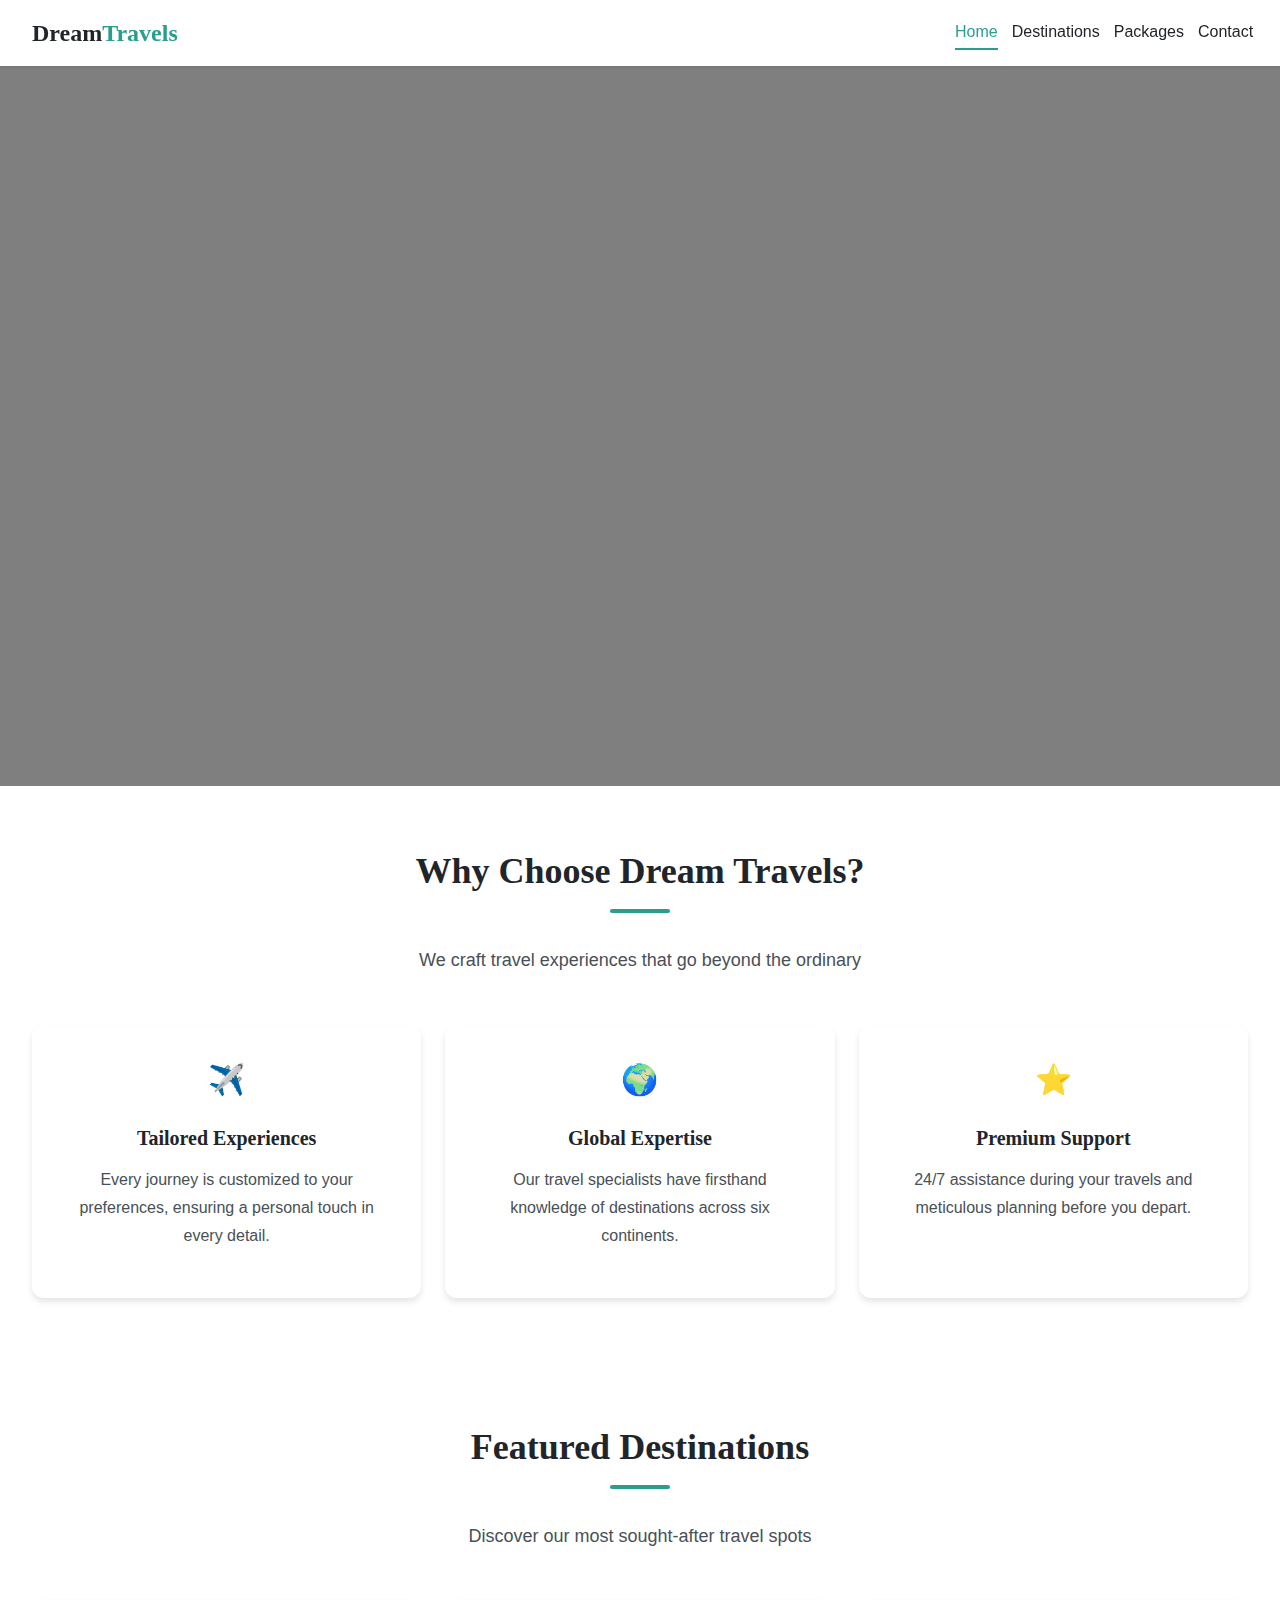
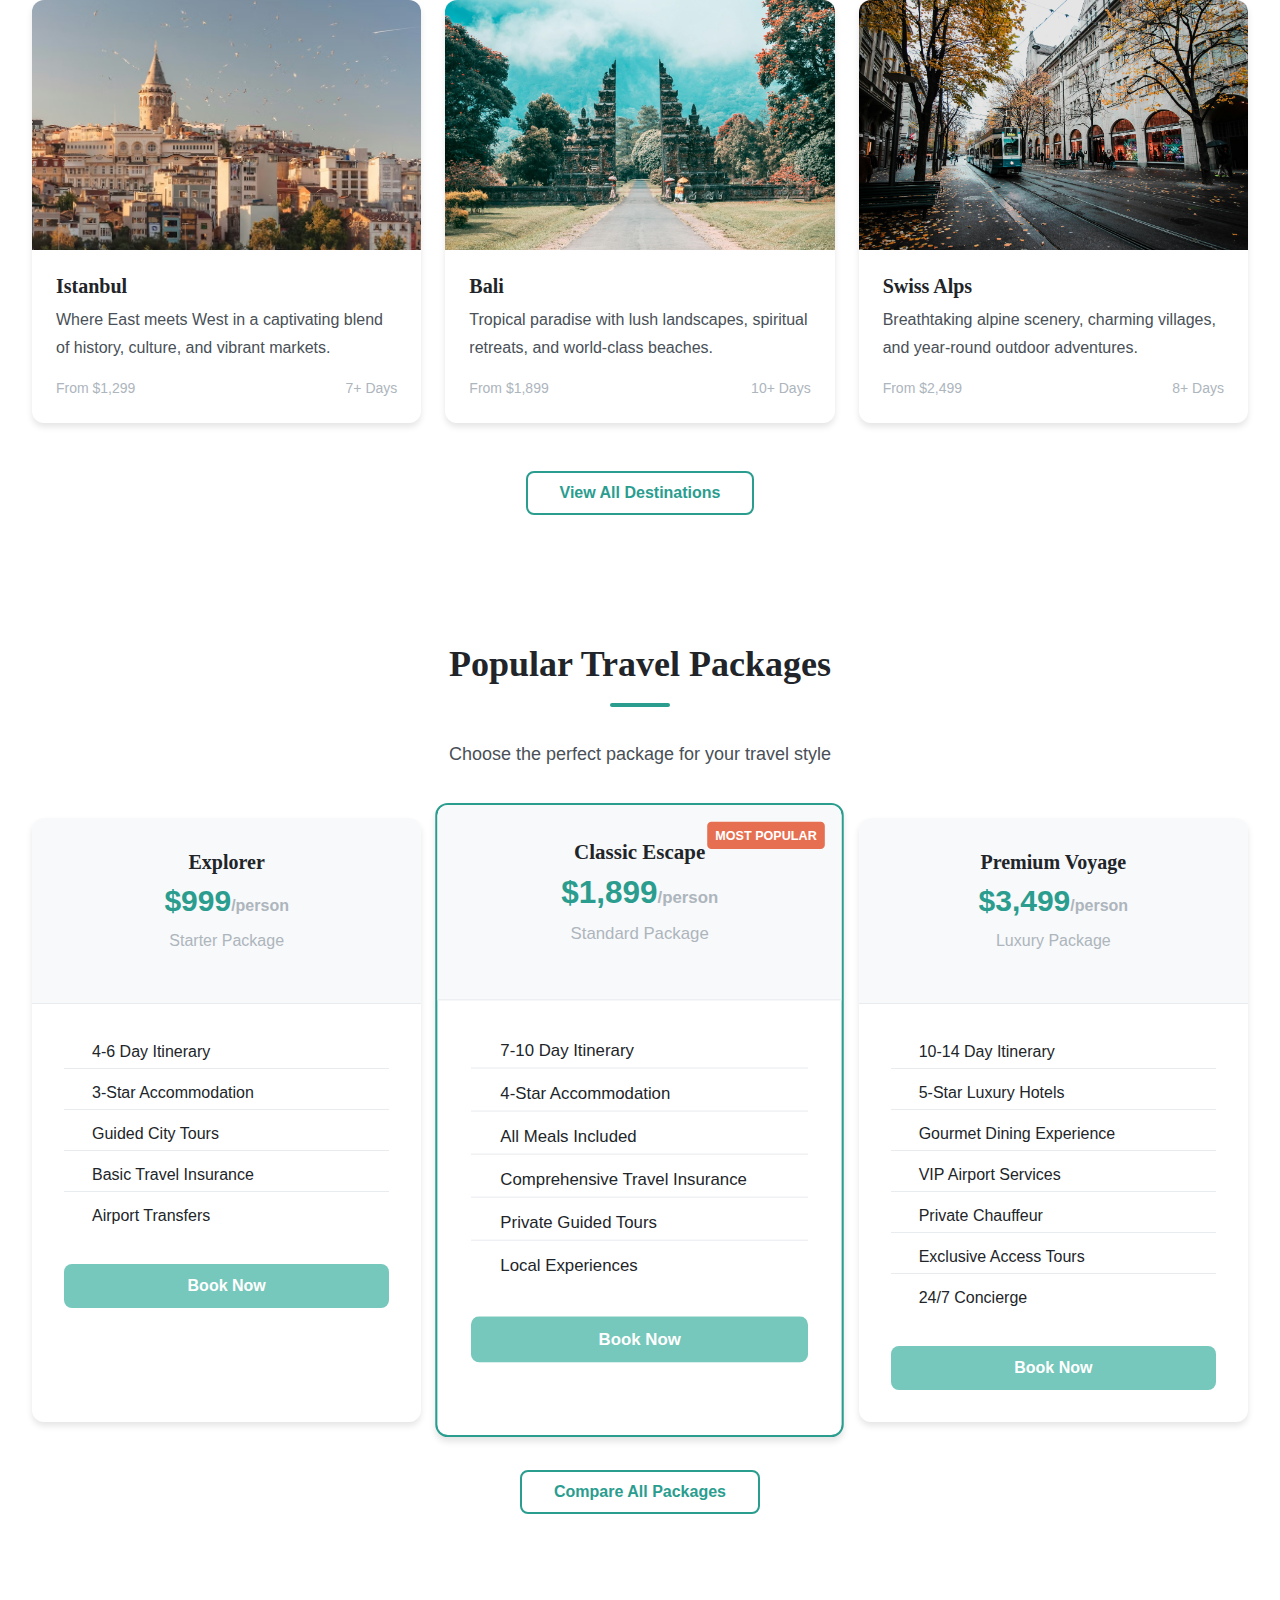
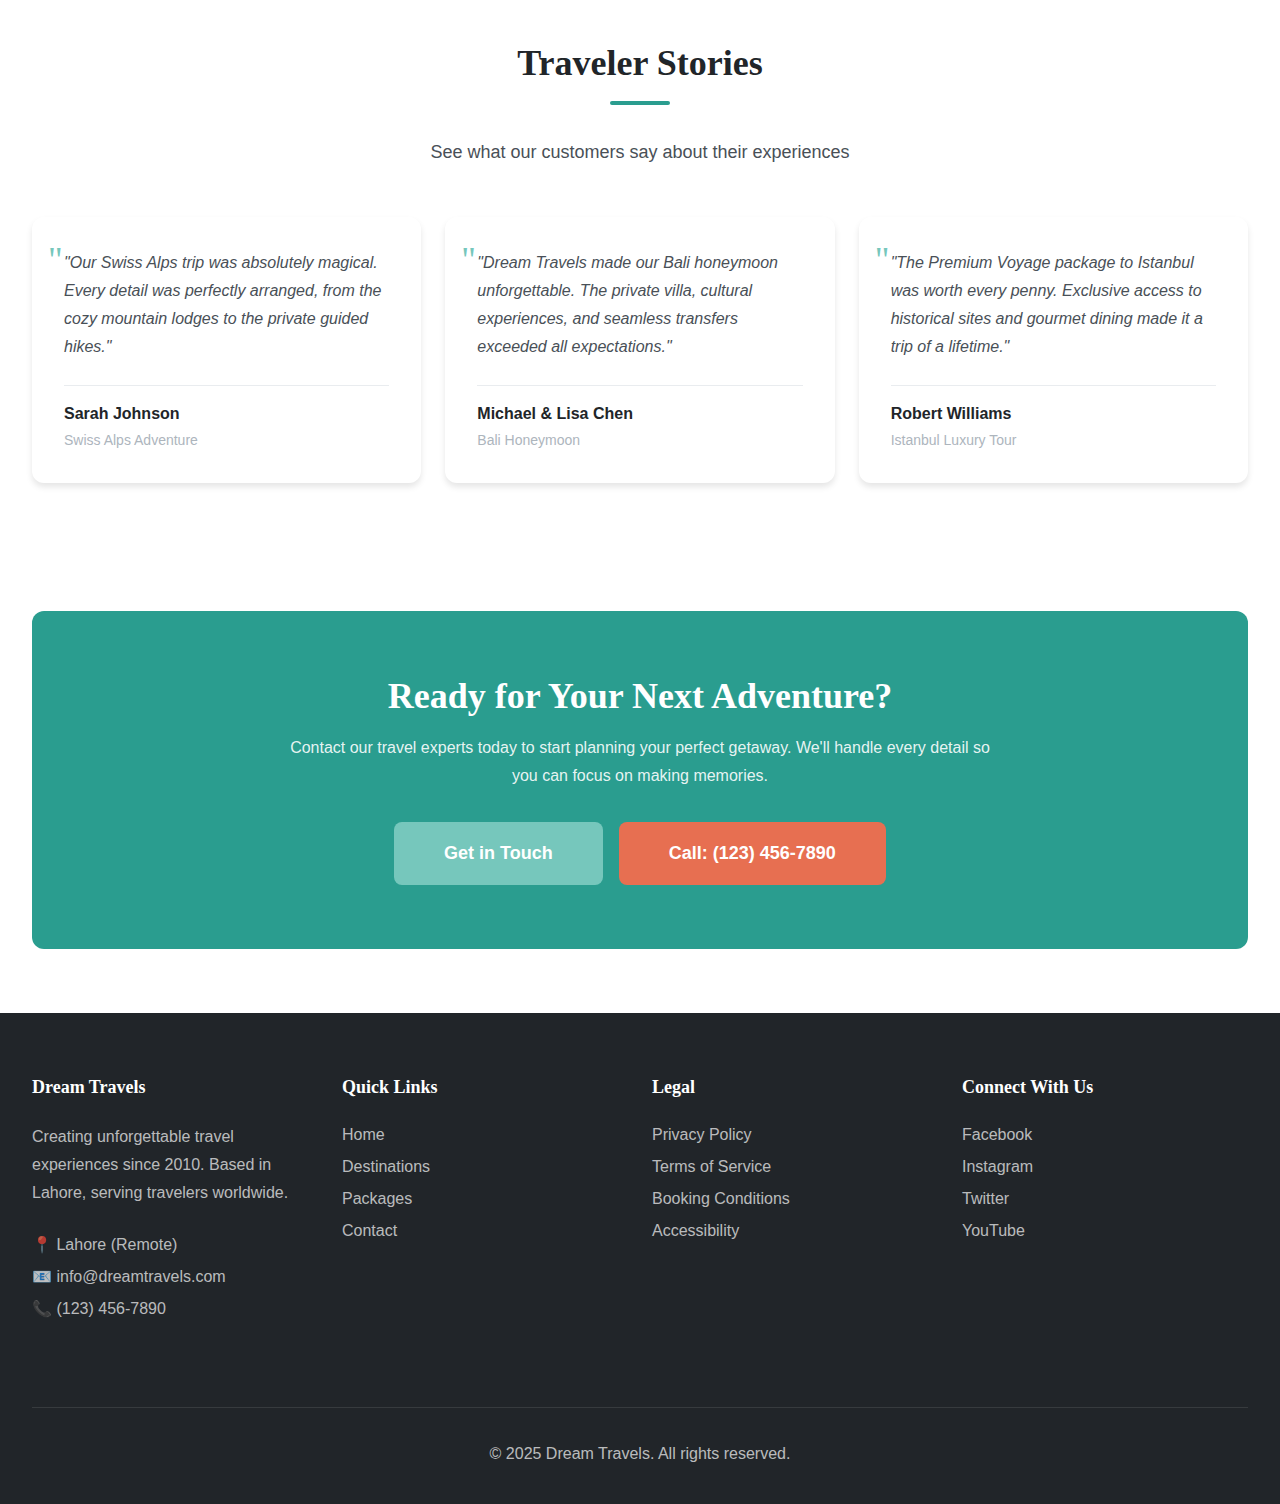
<file: index.html>
<!DOCTYPE html>
<html lang="en">
<head>
    <meta charset="UTF-8">
    <meta name="viewport" content="width=device-width, initial-scale=1.0">
    <title>Redirecting...</title>
</head>
<body>
    <script>
        window.location.href = "website/index.html";
    </script>
</body>
</html>
</file>
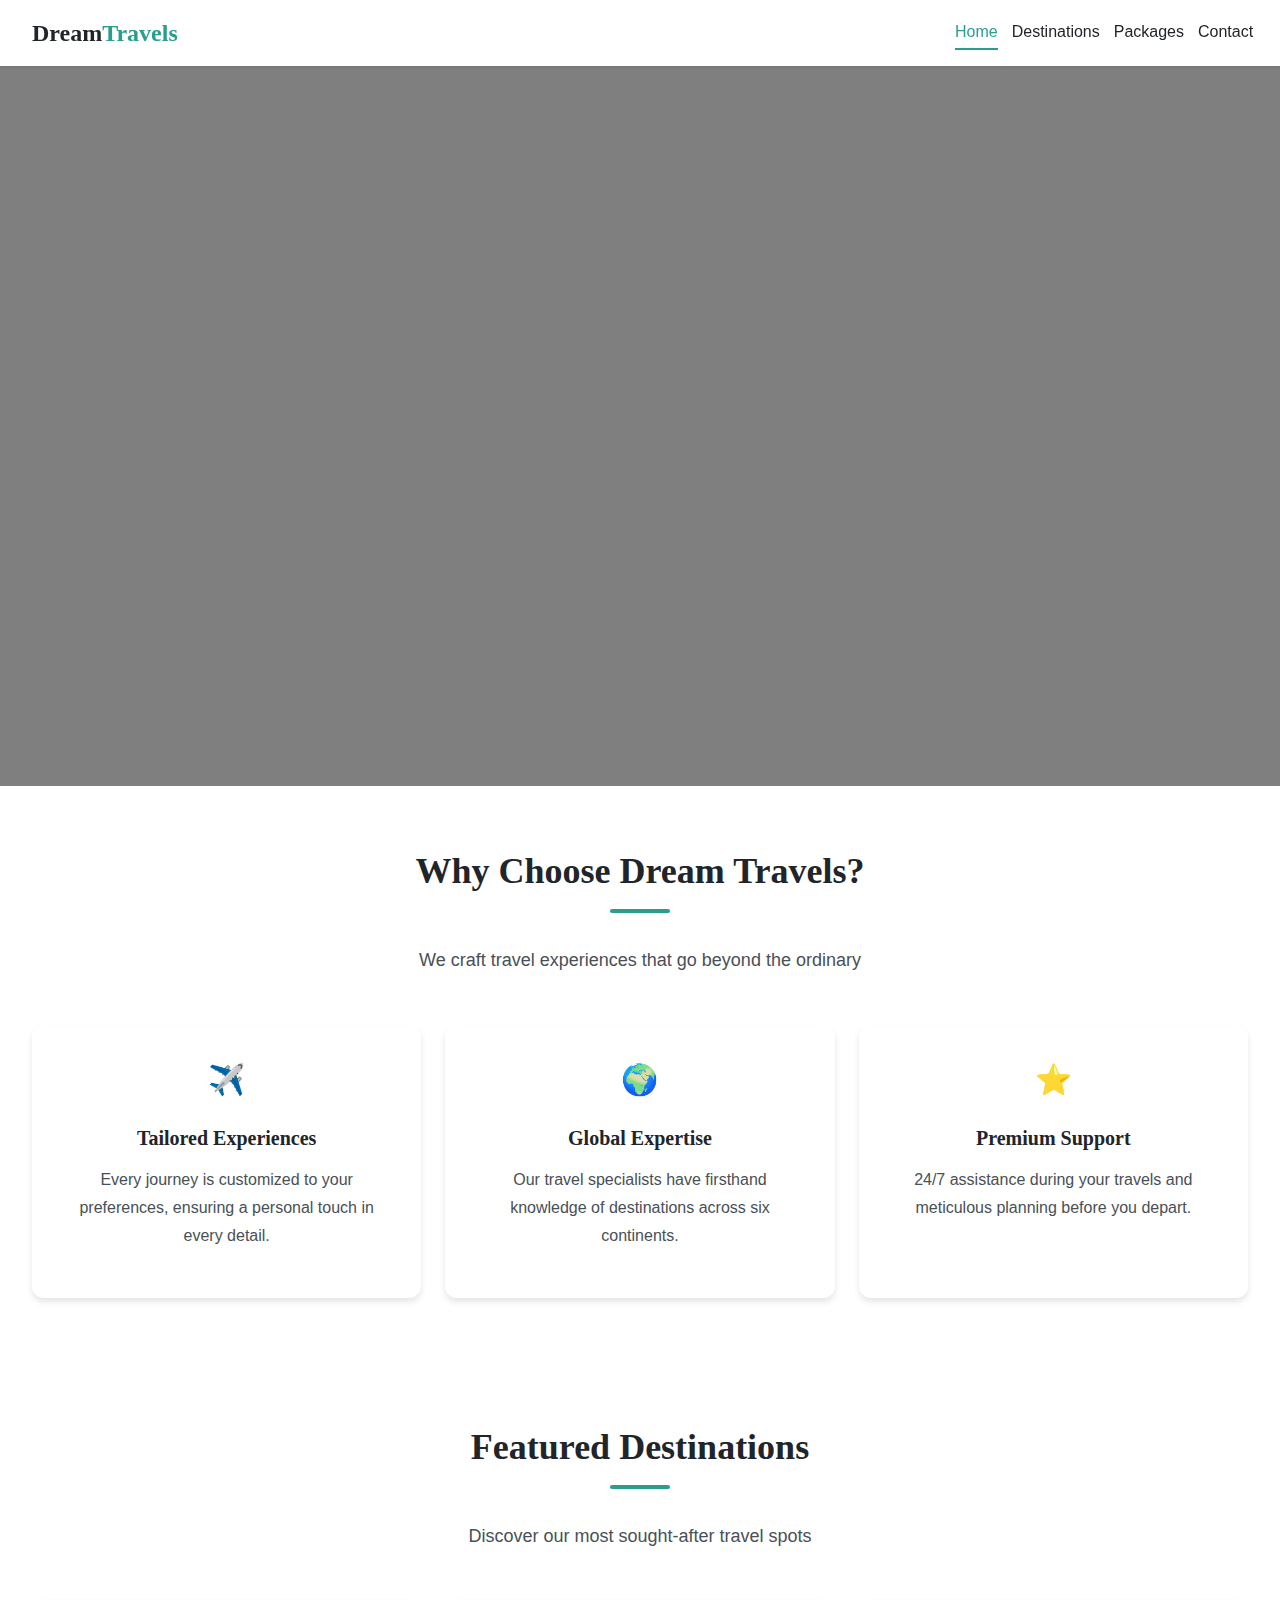
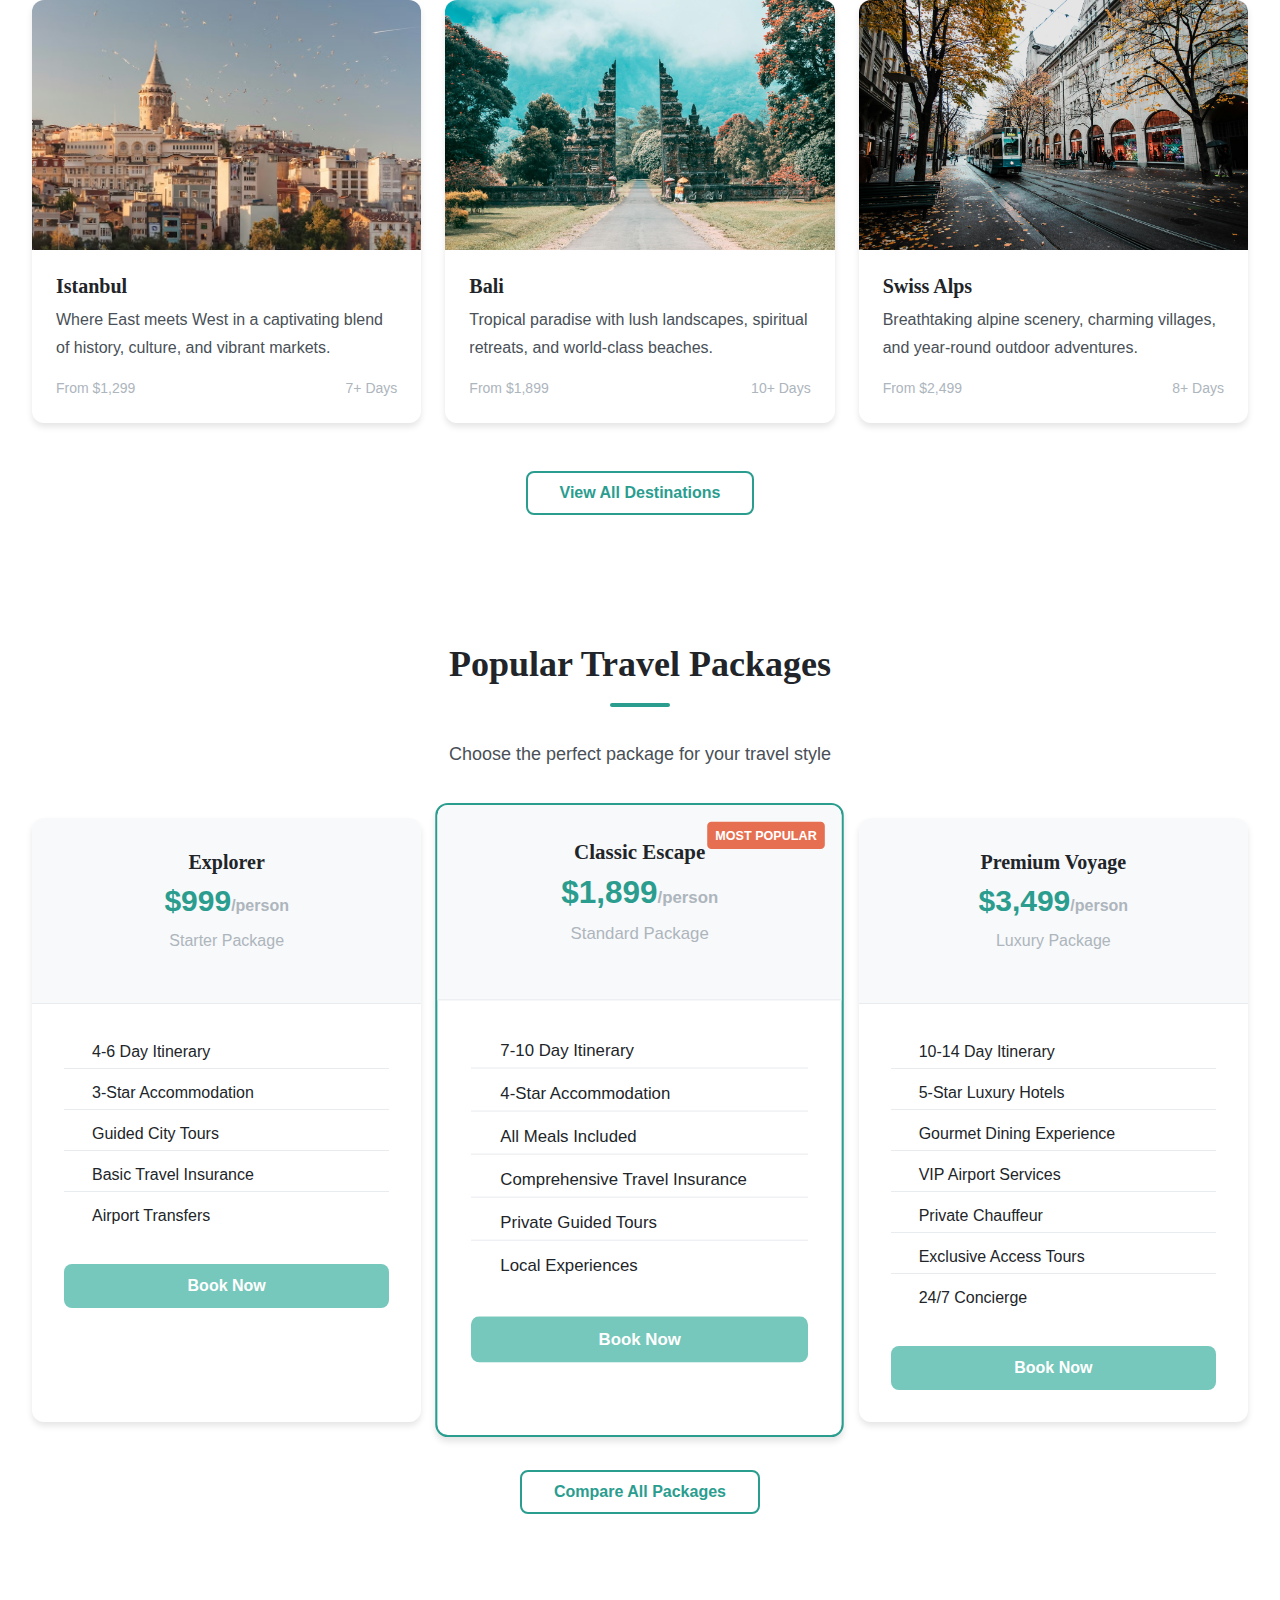
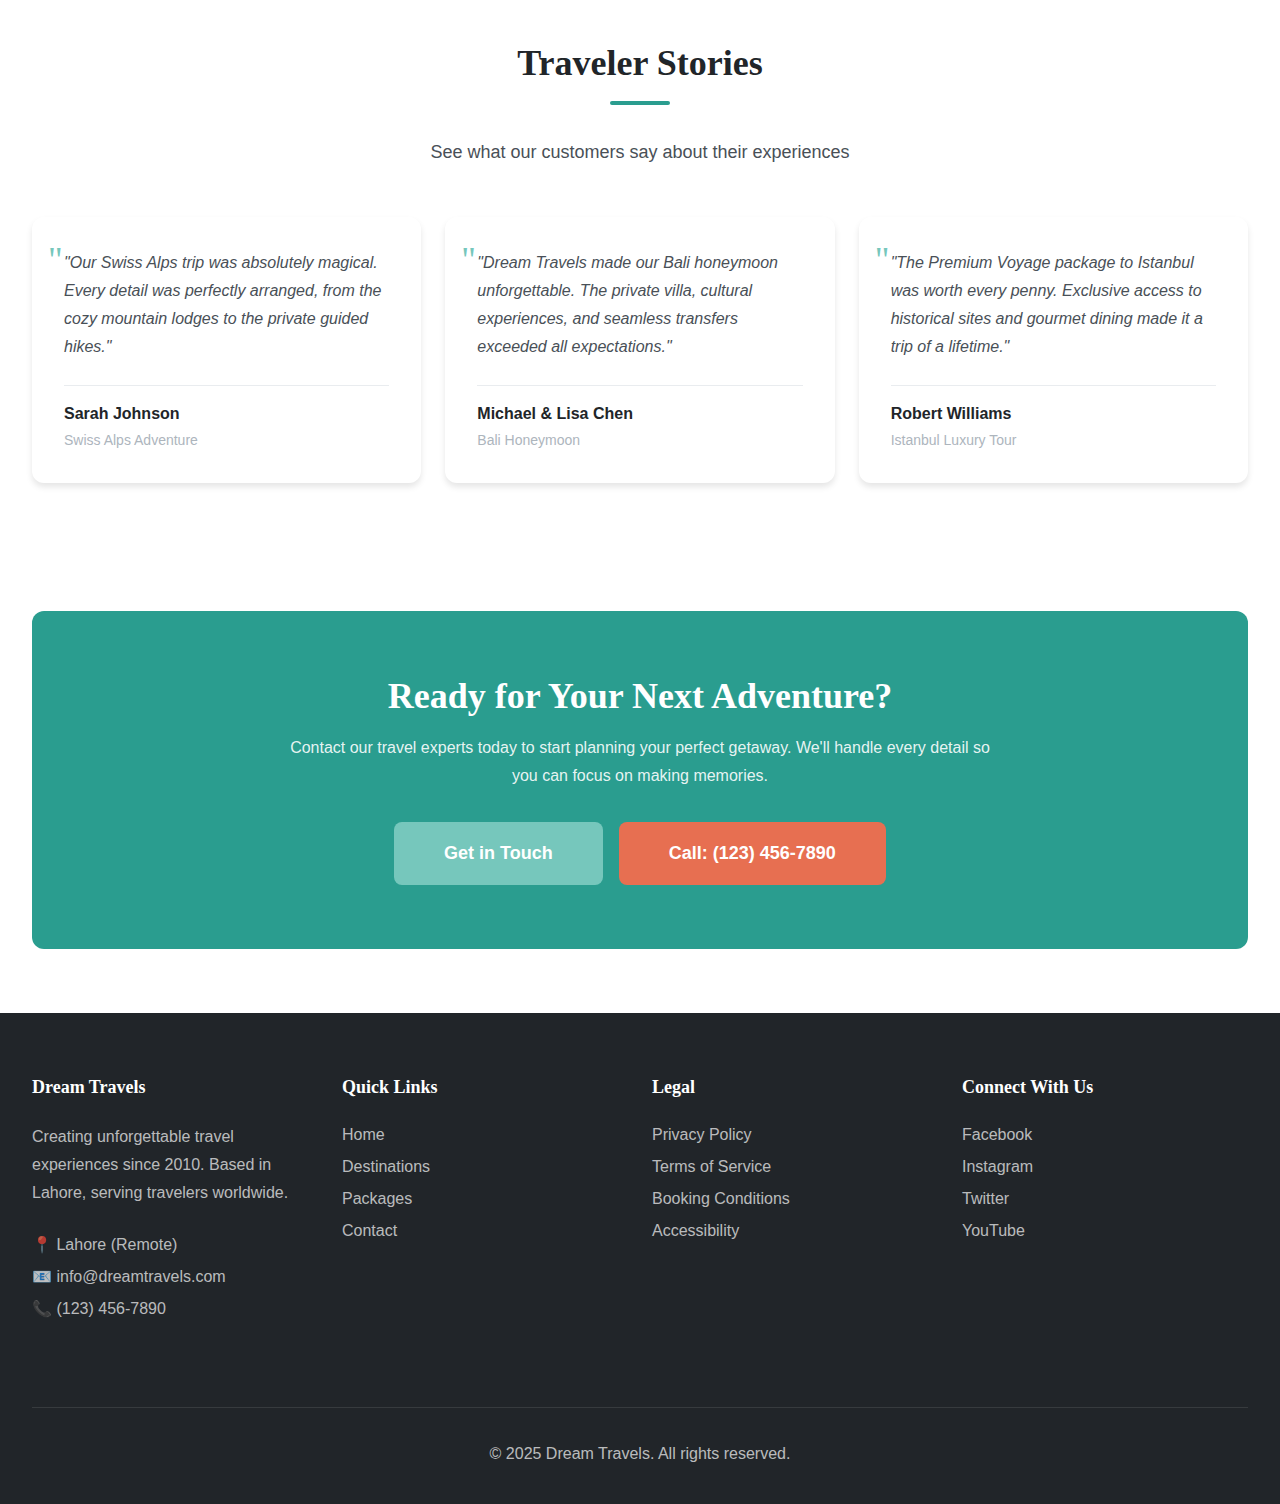
<file: website/index.html>
<!DOCTYPE html>
<html lang="en">
<head>
    
    <link rel="stylesheet" href="css/style.css">
    
    <title>Dream Travels - Experience the World</title>
    
</head>
<body>
    
    <header class="header">
        <div class="container">
            <div class="header__inner">
                <div class="logo">
                    <a href="index.html" class="logo__link">
                        <h1 class="logo__text">Dream<span class="logo__highlight">Travels</span></h1>
                    </a>
                </div>
                
                <input type="checkbox" id="menu-toggle" class="menu-toggle" aria-label="Toggle navigation menu">
                <label for="menu-toggle" class="menu-toggle-label" aria-expanded="false">
                    <span class="hamburger"></span>
                    <span class="sr-only">Menu</span>
                </label>
                
                <nav class="nav" id="main-nav">
                    <ul class="nav__list">
                        <li class="nav__item"><a href="index.html" class="nav__link nav__link--active">Home</a></li>
                        <li class="nav__item"><a href="destinations.html" class="nav__link">Destinations</a></li>
                        <li class="nav__item"><a href="packages.html" class="nav__link">Packages</a></li>
                        <li class="nav__item"><a href="contact.html" class="nav__link">Contact</a></li>
                    </ul>
                </nav>
            </div>
        </div>
    </header>
    
    <main id="main-content">
        <section class="hero">
            <div class="hero__overlay">
                <div class="container">
                    <div class="hero__content">
                        <h2 class="hero__title animate-fade-up">Experience the World</h2>
                        <p class="hero__subtitle animate-fade-up animate-delay-1">Curated tours & bespoke packages that create unforgettable memories</p>
                        <div class="hero__buttons animate-fade-up animate-delay-2">
                            <a href="packages.html" class="btn btn--primary">Explore Packages</a>
                            <a href="contact.html" class="btn btn--secondary">Plan Your Trip</a>
                        </div>
                    </div>
                </div>
            </div>
        </section>
        
        
        <section class="section section--value">
            <div class="container">
                <h2 class="section__title">Why Choose Dream Travels?</h2>
                <p class="section__subtitle">We craft travel experiences that go beyond the ordinary</p>
                
                <div class="grid grid--3-col">
                    <article class="value-card">
                        <div class="value-card__icon">✈️</div>
                        <h3 class="value-card__title">Tailored Experiences</h3>
                        <p class="value-card__description">Every journey is customized to your preferences, ensuring a personal touch in every detail.</p>
                    </article>
                    
                    <article class="value-card">
                        <div class="value-card__icon">🌍</div>
                        <h3 class="value-card__title">Global Expertise</h3>
                        <p class="value-card__description">Our travel specialists have firsthand knowledge of destinations across six continents.</p>
                    </article>
                    
                    <article class="value-card">
                        <div class="value-card__icon">⭐</div>
                        <h3 class="value-card__title">Premium Support</h3>
                        <p class="value-card__description">24/7 assistance during your travels and meticulous planning before you depart.</p>
                    </article>
                </div>
            </div>
        </section>
        
        
        <section class="section section--destinations">
            <div class="container">
                <h2 class="section__title">Featured Destinations</h2>
                <p class="section__subtitle">Discover our most sought-after travel spots</p>
                
                <div class="grid grid--3-col">
                    <article class="card">
                        <a href="destinations.html#istanbul" class="card__link">
                            <div class="card__image-container">
                                <img src="assets/istanbul.jpg" 
                                     alt="Istanbul skyline with historic mosques and modern buildings" 
                                     class="card__image">
                                <div class="card__overlay">
                                    <span class="card__cta">View Details</span>
                                </div>
                            </div>
                            <div class="card__content">
                                <h3 class="card__title">Istanbul</h3>
                                <p class="card__description">Where East meets West in a captivating blend of history, culture, and vibrant markets.</p>
                                <div class="card__meta">
                                    <span class="card__meta-item">From $1,299</span>
                                    <span class="card__meta-item">7+ Days</span>
                                </div>
                            </div>
                        </a>
                    </article>
                    
                    <article class="card">
                        <a href="destinations.html#bali" class="card__link">
                            <div class="card__image-container">
                                <img src="assets/bali.jpg" 
                                     alt="Bali beach with turquoise water and palm trees" 
                                     class="card__image">
                                <div class="card__overlay">
                                    <span class="card__cta">View Details</span>
                                </div>
                            </div>
                            <div class="card__content">
                                <h3 class="card__title">Bali</h3>
                                <p class="card__description">Tropical paradise with lush landscapes, spiritual retreats, and world-class beaches.</p>
                                <div class="card__meta">
                                    <span class="card__meta-item">From $1,899</span>
                                    <span class="card__meta-item">10+ Days</span>
                                </div>
                            </div>
                        </a>
                    </article>
                    
                    <article class="card">
                        <a href="destinations.html#swiss-alps" class="card__link">
                            <div class="card__image-container">
                                <img src="assets/switzerland.jpg" 
                                     alt="Swiss Alps mountain range with snow-capped peaks" 
                                     class="card__image">
                                <div class="card__overlay">
                                    <span class="card__cta">View Details</span>
                                </div>
                            </div>
                            <div class="card__content">
                                <h3 class="card__title">Swiss Alps</h3>
                                <p class="card__description">Breathtaking alpine scenery, charming villages, and year-round outdoor adventures.</p>
                                <div class="card__meta">
                                    <span class="card__meta-item">From $2,499</span>
                                    <span class="card__meta-item">8+ Days</span>
                                </div>
                            </div>
                        </a>
                    </article>
                </div>
                
                <div class="section__footer">
                    <a href="destinations.html" class="btn btn--outline">View All Destinations</a>
                </div>
            </div>
        </section>
        
        <section class="section section--packages">
            <div class="container">
                <h2 class="section__title">Popular Travel Packages</h2>
                <p class="section__subtitle">Choose the perfect package for your travel style</p>
                
                <div class="grid grid--3-col">
                    <article class="package-card">
                        <div class="package-card__header">
                            <h3 class="package-card__title">Explorer</h3>
                            <div class="package-card__price">$999<span class="package-card__price-period">/person</span></div>
                            <p class="package-card__subtitle">Starter Package</p>
                        </div>
                        <div class="package-card__content">
                            <ul class="package-card__features">
                                <li class="package-card__feature">4-6 Day Itinerary</li>
                                <li class="package-card__feature">3-Star Accommodation</li>
                                <li class="package-card__feature">Guided City Tours</li>
                                <li class="package-card__feature">Basic Travel Insurance</li>
                                <li class="package-card__feature">Airport Transfers</li>
                            </ul>
                            <a href="contact.html?package=explorer" class="btn btn--primary btn--block">Book Now</a>
                        </div>
                    </article>
                    
                    <article class="package-card package-card--featured">
                        <div class="package-card__badge">Most Popular</div>
                        <div class="package-card__header">
                            <h3 class="package-card__title">Classic Escape</h3>
                            <div class="package-card__price">$1,899<span class="package-card__price-period">/person</span></div>
                            <p class="package-card__subtitle">Standard Package</p>
                        </div>
                        <div class="package-card__content">
                            <ul class="package-card__features">
                                <li class="package-card__feature">7-10 Day Itinerary</li>
                                <li class="package-card__feature">4-Star Accommodation</li>
                                <li class="package-card__feature">All Meals Included</li>
                                <li class="package-card__feature">Comprehensive Travel Insurance</li>
                                <li class="package-card__feature">Private Guided Tours</li>
                                <li class="package-card__feature">Local Experiences</li>
                            </ul>
                            <a href="contact.html?package=classic-escape" class="btn btn--primary btn--block">Book Now</a>
                        </div>
                    </article>
                    
                    <article class="package-card">
                        <div class="package-card__header">
                            <h3 class="package-card__title">Premium Voyage</h3>
                            <div class="package-card__price">$3,499<span class="package-card__price-period">/person</span></div>
                            <p class="package-card__subtitle">Luxury Package</p>
                        </div>
                        <div class="package-card__content">
                            <ul class="package-card__features">
                                <li class="package-card__feature">10-14 Day Itinerary</li>
                                <li class="package-card__feature">5-Star Luxury Hotels</li>
                                <li class="package-card__feature">Gourmet Dining Experience</li>
                                <li class="package-card__feature">VIP Airport Services</li>
                                <li class="package-card__feature">Private Chauffeur</li>
                                <li class="package-card__feature">Exclusive Access Tours</li>
                                <li class="package-card__feature">24/7 Concierge</li>
                            </ul>
                            <a href="contact.html?package=premium-voyage" class="btn btn--primary btn--block">Book Now</a>
                        </div>
                    </article>
                </div>
                
                <div class="section__footer">
                    <a href="packages.html" class="btn btn--outline">Compare All Packages</a>
                </div>
            </div>
        </section>
        
        
        <section class="section section--testimonials">
            <div class="container">
                <h2 class="section__title">Traveler Stories</h2>
                <p class="section__subtitle">See what our customers say about their experiences</p>
                
                <div class="grid grid--3-col">
                    <blockquote class="testimonial">
                        <div class="testimonial__content">
                            <p class="testimonial__text">"Our Swiss Alps trip was absolutely magical. Every detail was perfectly arranged, from the cozy mountain lodges to the private guided hikes."</p>
                        </div>
                        <footer class="testimonial__footer">
                            <div class="testimonial__author">Sarah Johnson</div>
                            <div class="testimonial__destination">Swiss Alps Adventure</div>
                        </footer>
                    </blockquote>
                    
                    <blockquote class="testimonial">
                        <div class="testimonial__content">
                            <p class="testimonial__text">"Dream Travels made our Bali honeymoon unforgettable. The private villa, cultural experiences, and seamless transfers exceeded all expectations."</p>
                        </div>
                        <footer class="testimonial__footer">
                            <div class="testimonial__author">Michael &amp; Lisa Chen</div>
                            <div class="testimonial__destination">Bali Honeymoon</div>
                        </footer>
                    </blockquote>
                    
                    <blockquote class="testimonial">
                        <div class="testimonial__content">
                            <p class="testimonial__text">"The Premium Voyage package to Istanbul was worth every penny. Exclusive access to historical sites and gourmet dining made it a trip of a lifetime."</p>
                        </div>
                        <footer class="testimonial__footer">
                            <div class="testimonial__author">Robert Williams</div>
                            <div class="testimonial__destination">Istanbul Luxury Tour</div>
                        </footer>
                    </blockquote>
                </div>
            </div>
        </section>
        
        
        <section class="section section--cta">
            <div class="container">
                <div class="cta">
                    <div class="cta__content">
                        <h2 class="cta__title">Ready for Your Next Adventure?</h2>
                        <p class="cta__description">Contact our travel experts today to start planning your perfect getaway. We'll handle every detail so you can focus on making memories.</p>
                        <div class="cta__buttons">
                            <a href="contact.html" class="btn btn--primary btn--large">Get in Touch</a>
                            <a href="tel:+11234567890" class="btn btn--secondary btn--large">Call: (123) 456-7890</a>
                        </div>
                    </div>
                </div>
            </div>
        </section>
    </main>
    
    
    <footer class="footer">
        <div class="container">
            <div class="grid grid--4-col">
                <div class="footer__section">
                    <h3 class="footer__title">Dream Travels</h3>
                    <p class="footer__description">Creating unforgettable travel experiences since 2010. Based in Lahore, serving travelers worldwide.</p>
                    <div class="footer__contact">
                        <p>📍 Lahore (Remote)</p>
                        <p>📧 info@dreamtravels.com</p>
                        <p>📞 (123) 456-7890</p>
                    </div>
                </div>
                
                <div class="footer__section">
                    <h3 class="footer__title">Quick Links</h3>
                    <ul class="footer__links">
                        <li><a href="index.html">Home</a></li>
                        <li><a href="destinations.html">Destinations</a></li>
                        <li><a href="packages.html">Packages</a></li>
                        <li><a href="contact.html">Contact</a></li>
                    </ul>
                </div>
                
                <div class="footer__section">
                    <h3 class="footer__title">Legal</h3>
                    <ul class="footer__links">
                        <li><a href="#">Privacy Policy</a></li>
                        <li><a href="#">Terms of Service</a></li>
                        <li><a href="#">Booking Conditions</a></li>
                        <li><a href="#">Accessibility</a></li>
                    </ul>
                </div>
                
                <div class="footer__section">
                    <h3 class="footer__title">Connect With Us</h3>
                    <ul class="footer__links">
                        <li><a href="#">Facebook</a></li>
                        <li><a href="#">Instagram</a></li>
                        <li><a href="#">Twitter</a></li>
                        <li><a href="#">YouTube</a></li>
                    </ul>
                </div>
            </div>
            
            <div class="footer__bottom">
                <p class="footer__copyright">&copy; 2025 Dream Travels. All rights reserved.</p>
            </div>
        </div>
    </footer>
</body>
</html>
</file>
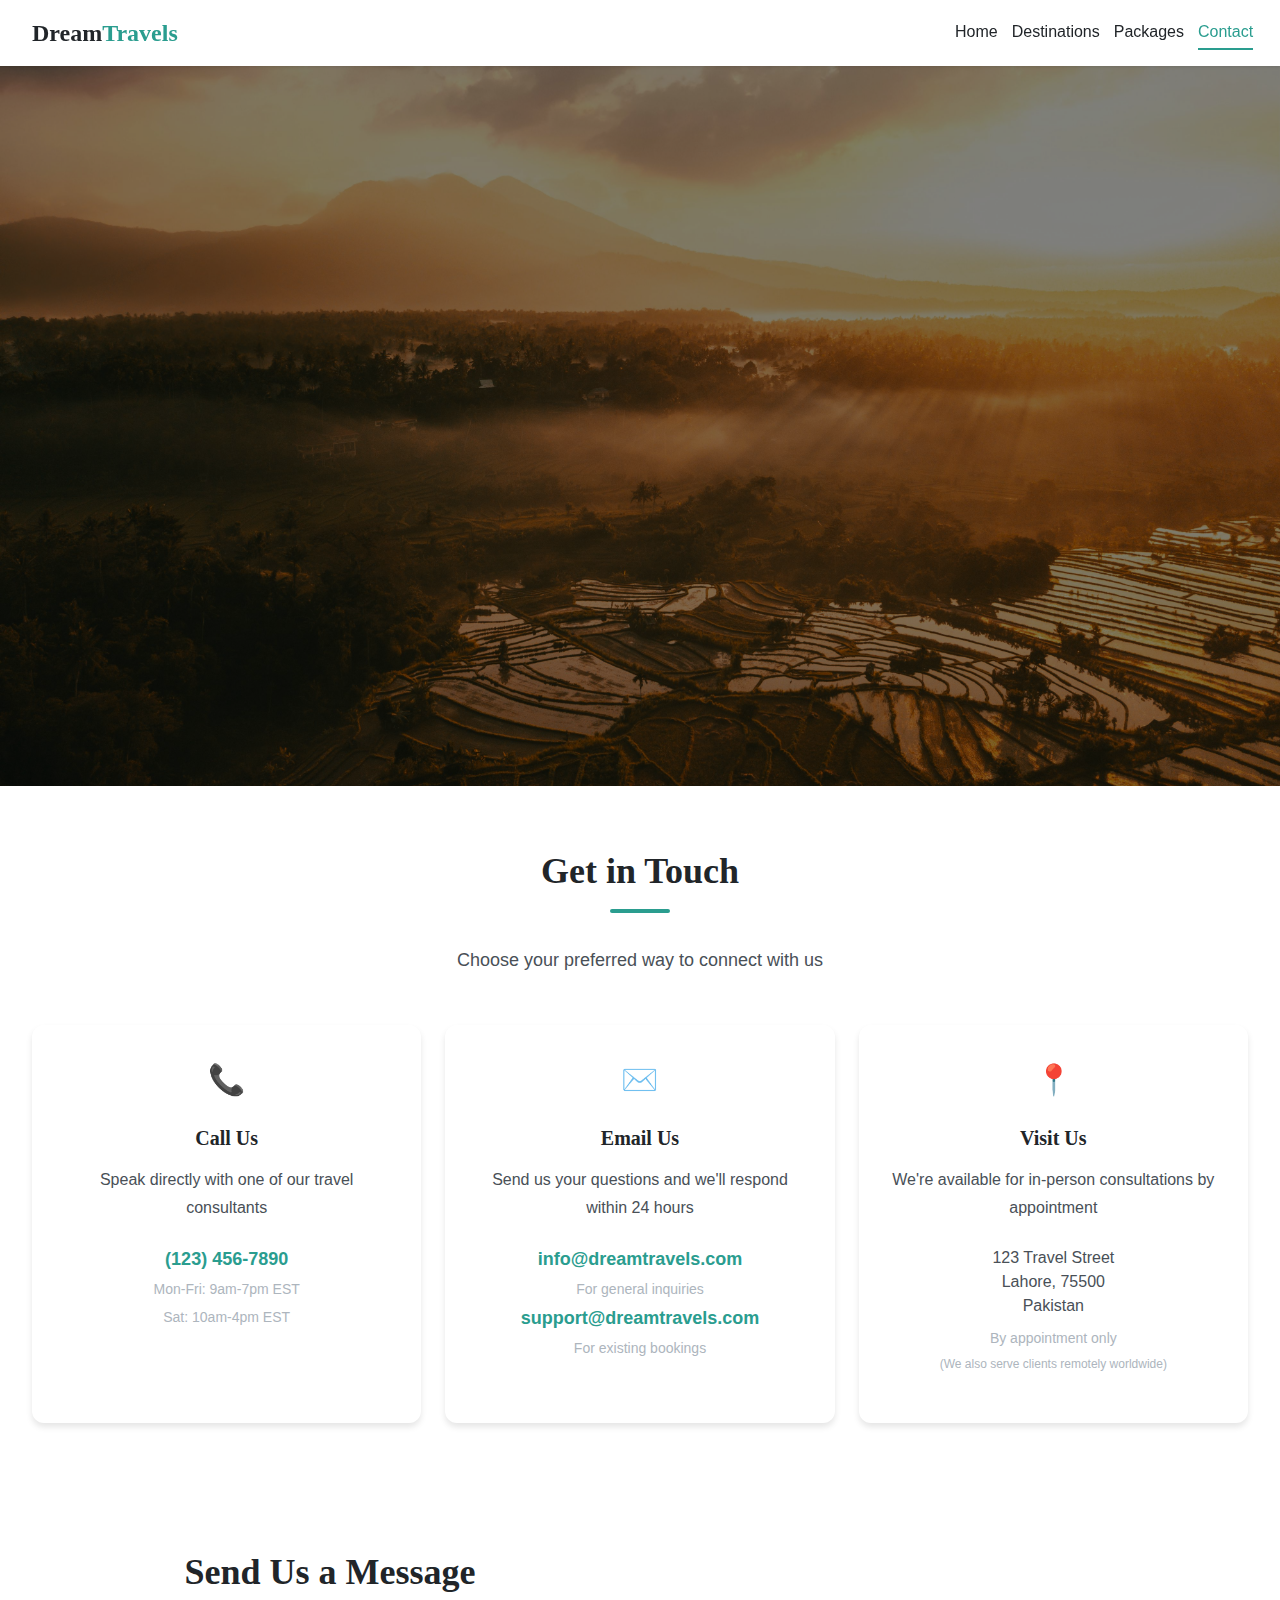
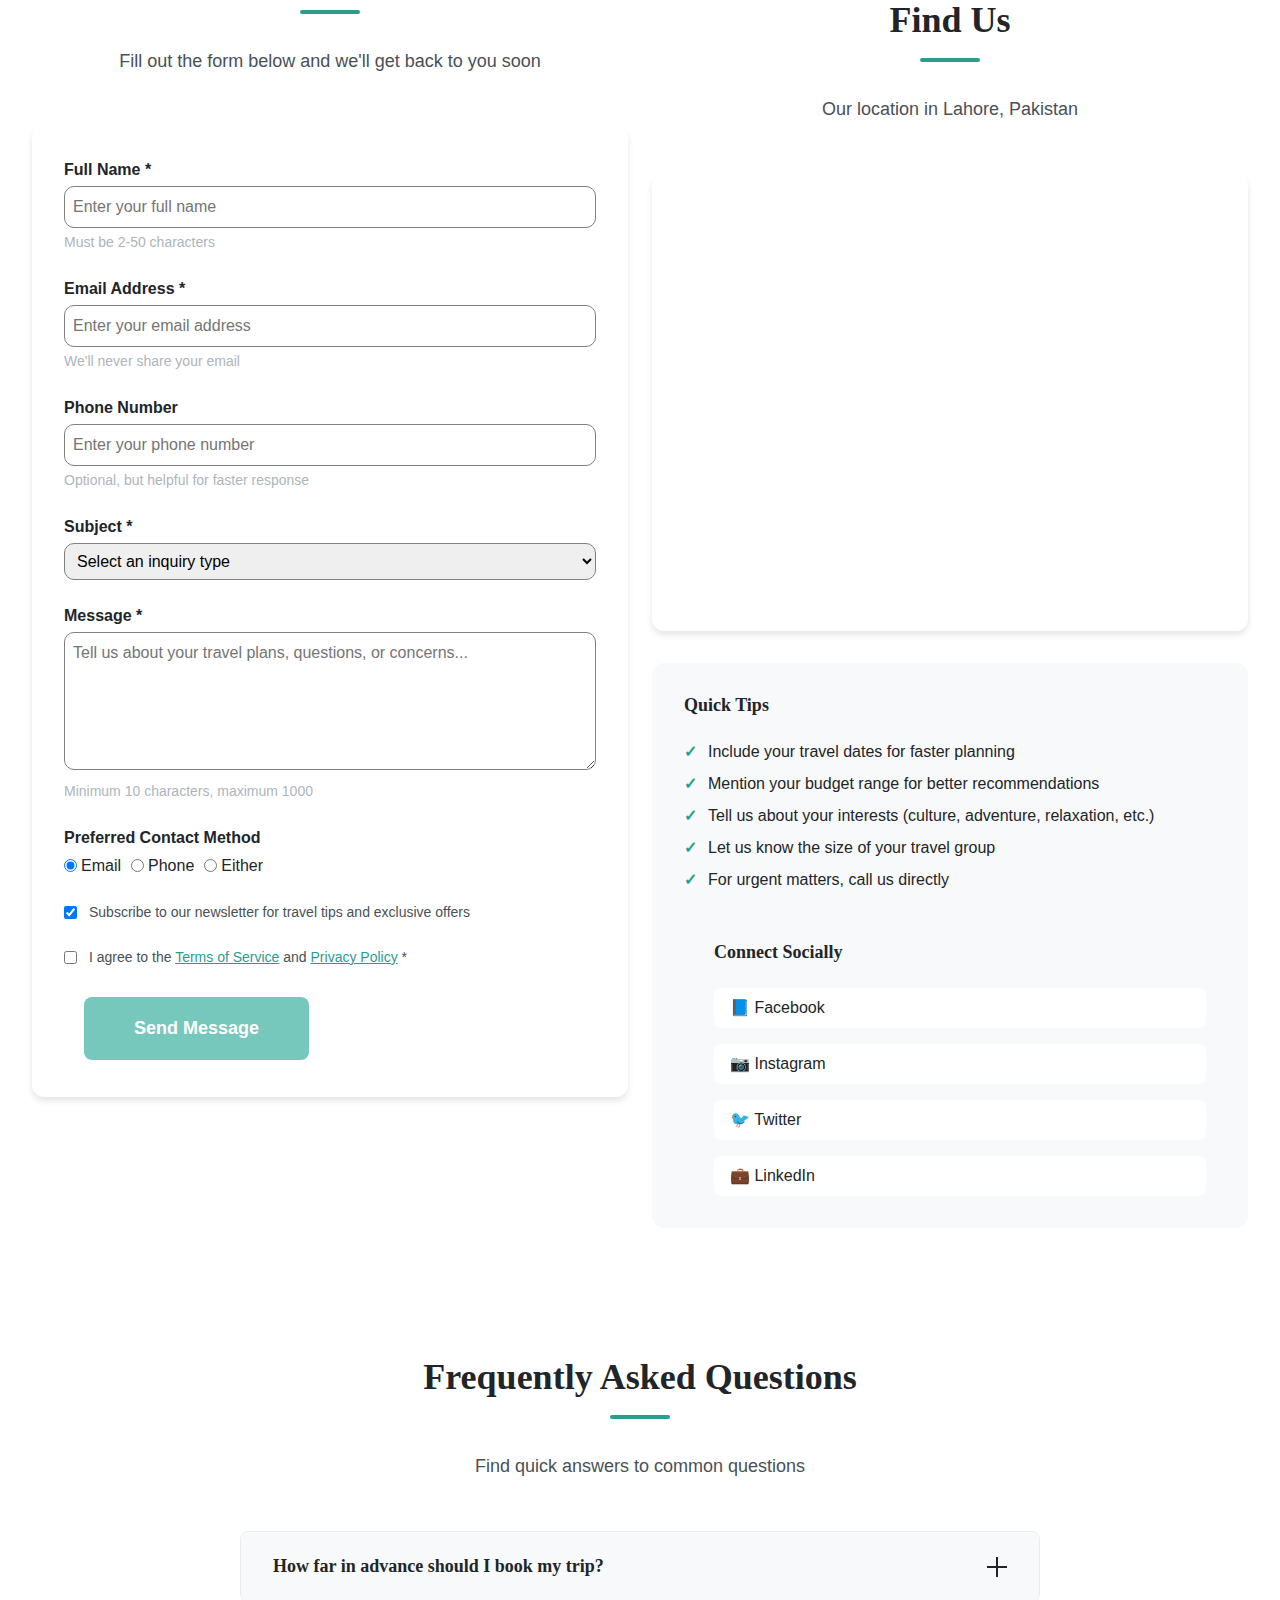
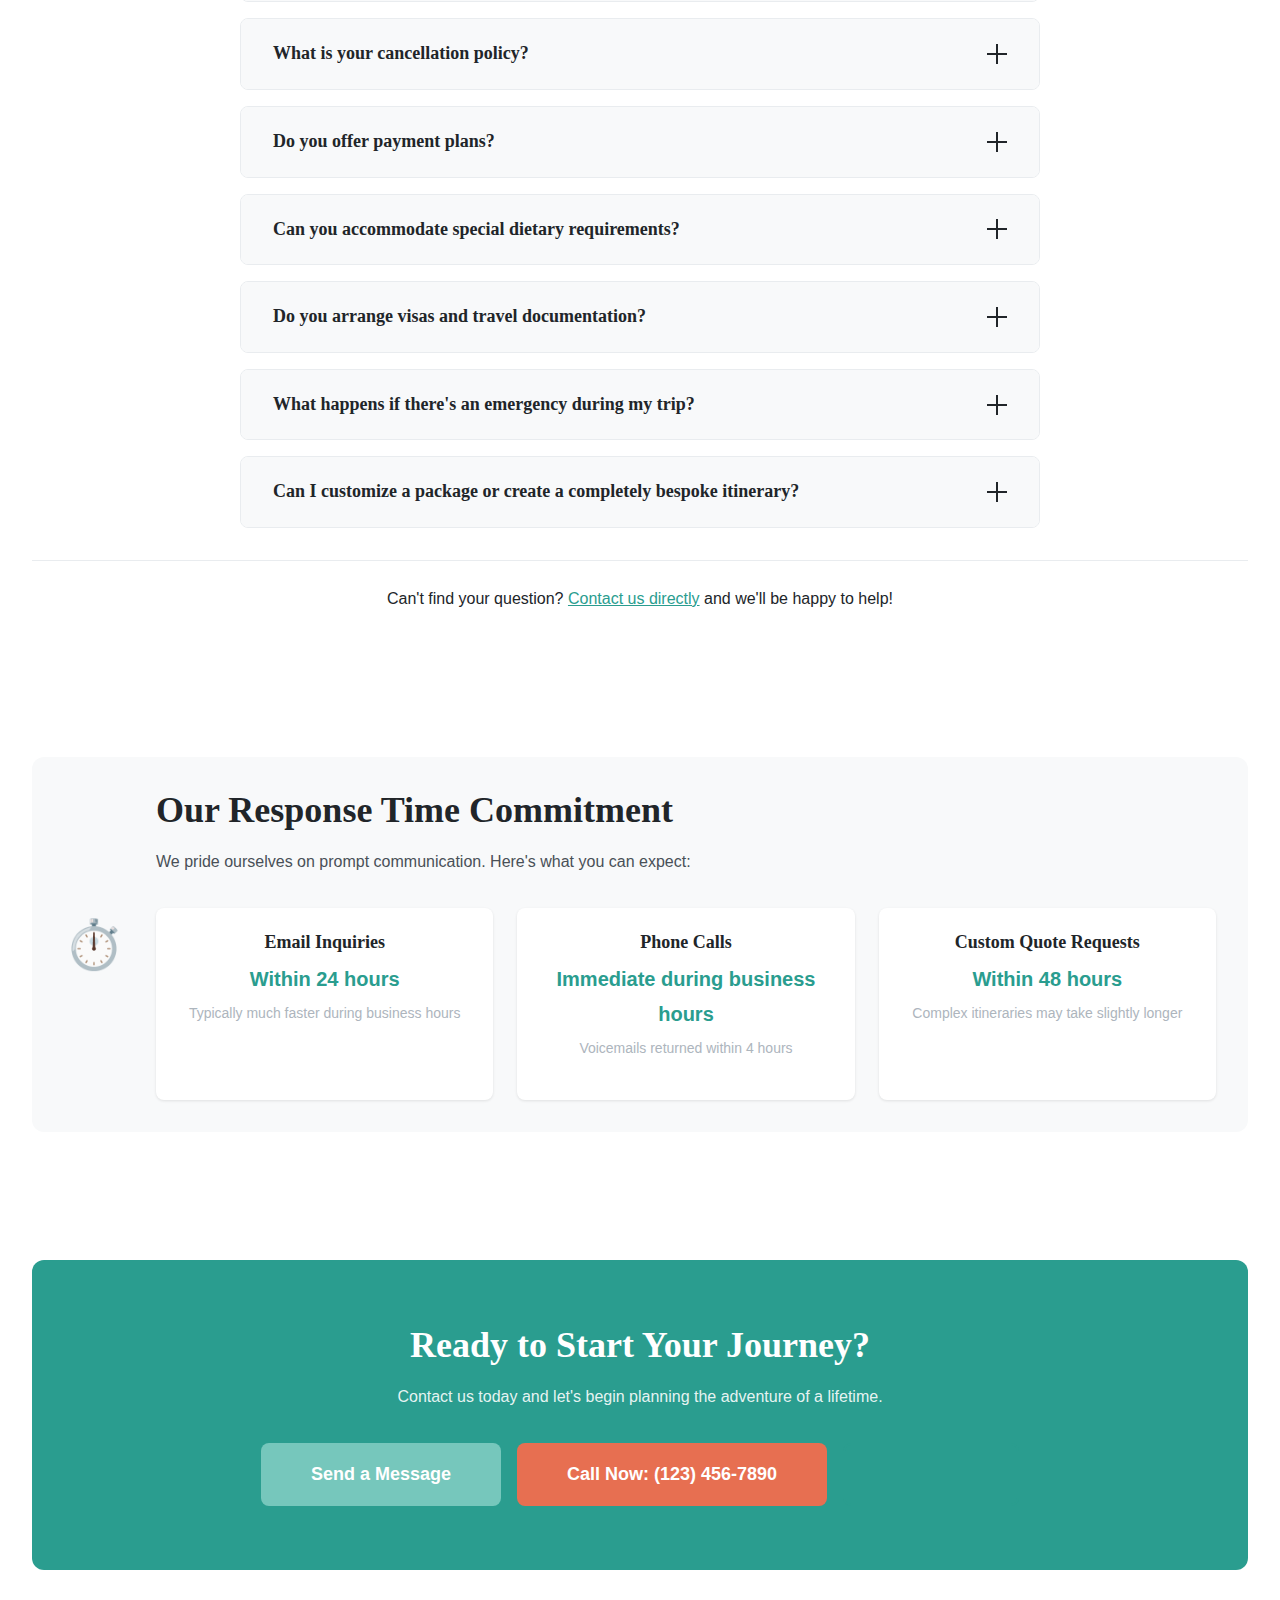
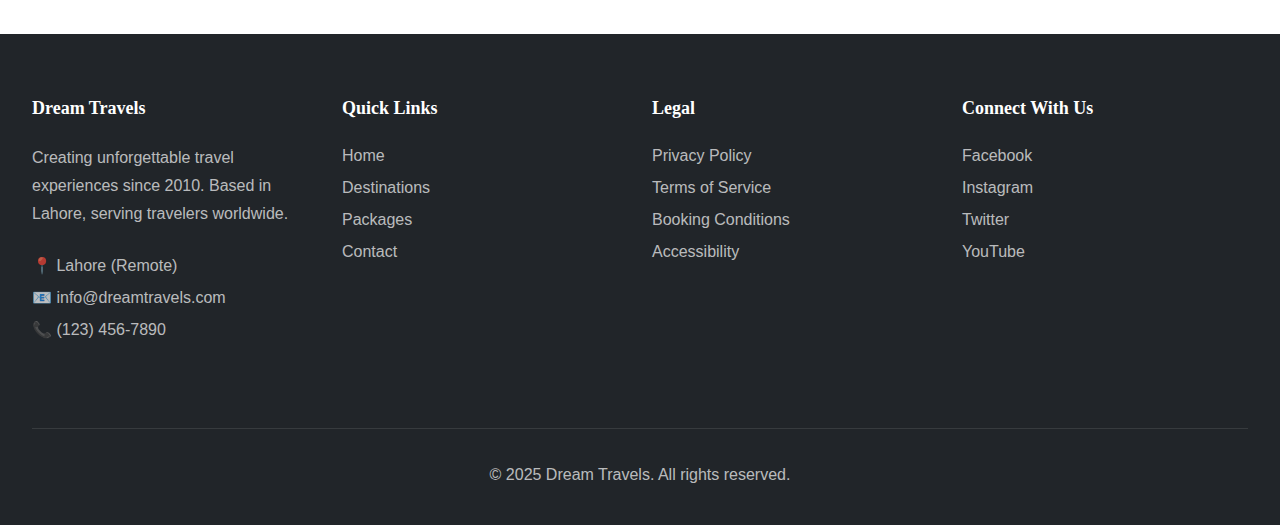
<file: website/contact.html>
<!DOCTYPE html>
<html lang="en">
  <head>
    <link rel="stylesheet" href="css/style.css" />
    <link rel="stylesheet" href="css/contact.css" />

    <title>Contact Us - Dream Travels</title>
  </head>
  <body>
    <header class="header">
      <div class="container">
        <div class="header__inner">
          <div class="logo">
            <a href="index.html" class="logo__link">
              <h1 class="logo__text">
                Dream<span class="logo__highlight">Travels</span>
              </h1>
            </a>
          </div>

          <input
            type="checkbox"
            id="menu-toggle"
            class="menu-toggle"
            aria-label="Toggle navigation menu"
          />
          <label
            for="menu-toggle"
            class="menu-toggle-label"
            aria-expanded="false"
          >
            <span class="hamburger"></span>
            <span class="sr-only">Menu</span>
          </label>

          <nav class="nav" id="main-nav">
            <ul class="nav__list">
              <li class="nav__item">
                <a href="index.html" class="nav__link">Home</a>
              </li>
              <li class="nav__item">
                <a href="destinations.html" class="nav__link">Destinations</a>
              </li>
              <li class="nav__item">
                <a href="packages.html" class="nav__link">Packages</a>
              </li>
              <li class="nav__item">
                <a href="contact.html" class="nav__link nav__link--active"
                  >Contact</a
                >
              </li>
            </ul>
          </nav>
        </div>
      </div>
    </header>

    <main id="main-content">
      <section class="hero hero--contact">
        <div class="hero__overlay">
          <div class="container">
            <div class="hero__content">
              <h2 class="hero__title animate-fade-up">Plan Your Dream Trip</h2>
              <p class="hero__subtitle animate-fade-up animate-delay-1">
                Our travel experts are ready to help you create unforgettable
                memories
              </p>
              <div class="hero__buttons animate-fade-up animate-delay-2">
                <a href="#contact-form" class="btn btn--primary"
                  >Send a Message</a
                >
                <a href="tel:+11234567890" class="btn btn--secondary"
                  >Call Now</a
                >
              </div>
            </div>
          </div>
        </div>
      </section>

      <section class="section section--contact-info">
        <div class="container">
          <h2 class="section__title">Get in Touch</h2>
          <p class="section__subtitle">
            Choose your preferred way to connect with us
          </p>

          <div class="grid grid--3-col">
            <article class="contact-card">
              <div class="contact-card__icon">📞</div>
              <h3 class="contact-card__title">Call Us</h3>
              <p class="contact-card__description">
                Speak directly with one of our travel consultants
              </p>
              <div class="contact-card__details">
                <a href="tel:+11234567890" class="contact-card__link"
                  >(123) 456-7890</a
                >
                <p class="contact-card__hours">Mon-Fri: 9am-7pm EST</p>
                <p class="contact-card__hours">Sat: 10am-4pm EST</p>
              </div>
            </article>

            <article class="contact-card">
              <div class="contact-card__icon">✉️</div>
              <h3 class="contact-card__title">Email Us</h3>
              <p class="contact-card__description">
                Send us your questions and we'll respond within 24 hours
              </p>
              <div class="contact-card__details">
                <a
                  href="mailto:info@dreamtravels.com"
                  class="contact-card__link"
                  >info@dreamtravels.com</a
                >
                <p class="contact-card__hours">For general inquiries</p>
                <a
                  href="mailto:support@dreamtravels.com"
                  class="contact-card__link"
                  >support@dreamtravels.com</a
                >
                <p class="contact-card__hours">For existing bookings</p>
              </div>
            </article>

            <article class="contact-card">
              <div class="contact-card__icon">📍</div>
              <h3 class="contact-card__title">Visit Us</h3>
              <p class="contact-card__description">
                We're available for in-person consultations by appointment
              </p>
              <div class="contact-card__details">
                <address class="contact-card__address">
                  123 Travel Street<br />
                  Lahore, 75500<br />
                  Pakistan
                </address>
                <p class="contact-card__hours">By appointment only</p>
                <p class="contact-card__note">
                  (We also serve clients remotely worldwide)
                </p>
              </div>
            </article>
          </div>
        </div>
      </section>

      <section class="section section--contact-form-map">
        <div class="container">
          <div class="grid grid--2-col">
            <div class="contact-form-container" id="contact-form">
              <h2 class="section__title">Send Us a Message</h2>
              <p class="section__subtitle">
                Fill out the form below and we'll get back to you soon
              </p>

              <form
                action="mailto:info@dreamtravels.com"
                method="post"
                enctype="text/plain"
                class="contact-form"
              >
                <input type="hidden" name="package" id="hidden-package" />
                <input
                  type="hidden"
                  name="destination"
                  id="hidden-destination"
                />
                <input type="hidden" name="price" id="hidden-price" />

                <div class="form-group">
                  <label for="name" class="form-label">Full Name *</label>
                  <input
                    type="text"
                    id="name"
                    name="name"
                    class="form-input"
                    required
                    placeholder="Enter your full name"
                    pattern="[A-Za-z\s]{2,50}"
                    title="Please enter a valid name (2-50 characters, letters and spaces only)"
                  />
                  <span class="form-hint">Must be 2-50 characters</span>
                </div>

                <div class="form-group">
                  <label for="email" class="form-label">Email Address *</label>
                  <input
                    type="email"
                    id="email"
                    name="email"
                    class="form-input"
                    required
                    placeholder="Enter your email address"
                  />
                  <span class="form-hint">We'll never share your email</span>
                </div>

                <div class="form-group">
                  <label for="phone" class="form-label">Phone Number</label>
                  <input
                    type="tel"
                    id="phone"
                    name="phone"
                    class="form-input"
                    placeholder="Enter your phone number"
                    pattern="[\+\d\s\-\(\)]{10,20}"
                    title="Please enter a valid phone number"
                  />
                  <span class="form-hint"
                    >Optional, but helpful for faster response</span
                  >
                </div>

                <div class="form-group">
                  <label for="subject" class="form-label">Subject *</label>
                  <select
                    id="subject"
                    name="subject"
                    class="form-select"
                    required
                  >
                    <option value="" disabled selected>
                      Select an inquiry type
                    </option>
                    <option value="general">General Inquiry</option>
                    <option value="package">Package Information</option>
                    <option value="booking">Booking Assistance</option>
                    <option value="custom">Custom Trip Request</option>
                    <option value="support">Customer Support</option>
                    <option value="other">Other</option>
                  </select>
                </div>

                <div class="form-group">
                  <label for="message" class="form-label">Message *</label>
                  <textarea
                    id="message"
                    name="message"
                    class="form-textarea"
                    required
                    placeholder="Tell us about your travel plans, questions, or concerns..."
                    rows="5"
                    minlength="10"
                    maxlength="1000"
                  ></textarea>
                  <span class="form-hint"
                    >Minimum 10 characters, maximum 1000</span
                  >
                </div>

                <div class="form-group">
                  <label for="preferred-contact" class="form-label"
                    >Preferred Contact Method</label
                  >
                  <div class="form-radio-group">
                    <label class="form-radio">
                      <input
                        type="radio"
                        name="contact-method"
                        value="email"
                        checked
                      />
                      <span class="form-radio-label">Email</span>
                    </label>
                    <label class="form-radio">
                      <input type="radio" name="contact-method" value="phone" />
                      <span class="form-radio-label">Phone</span>
                    </label>
                    <label class="form-radio">
                      <input
                        type="radio"
                        name="contact-method"
                        value="either"
                      />
                      <span class="form-radio-label">Either</span>
                    </label>
                  </div>
                </div>

                <div class="form-group">
                  <label class="form-checkbox">
                    <input type="checkbox" name="newsletter" checked />
                    <span class="form-checkbox-label"
                      >Subscribe to our newsletter for travel tips and exclusive
                      offers</span
                    >
                  </label>
                </div>

                <div class="form-group">
                  <label class="form-checkbox">
                    <input type="checkbox" name="terms" required />
                    <span class="form-checkbox-label"
                      >I agree to the
                      <a href="#" class="form-link">Terms of Service</a> and
                      <a href="#" class="form-link">Privacy Policy</a> *</span
                    >
                  </label>
                </div>

                <div class="form-submit">
                  <button type="submit" class="btn btn--primary btn--large">
                    Send Message
                  </button>
                </div>
              </form>
            </div>

            <div class="map-container">
              <h2 class="section__title">Find Us</h2>
              <p class="section__subtitle">Our location in Lahore, Pakistan</p>

              <div class="map">
                <iframe
                  src="https://www.google.com/maps/embed?pb=!1m18!1m12!1m3!1d3399.0177817113463!2d74.35483677636871!3d31.57856024426347!2m3!1f0!2f0!3f0!3m2!1i1024!2i768!4f13.1!3m3!1m2!1s0x39191b279f00af0b%3A0x927b40170bb6804c!2sDepartment%20of%20Computer%20Science-UET%20Lahore!5e0!3m2!1sen!2s!4v1766250164867!5m2!1sen!2s"
                  width="100%"
                  height="450"
                  style="border: 0"
                  allowfullscreen=""
                  loading="lazy"
                  referrerpolicy="no-referrer-when-downgrade"
                ></iframe>
              </div>

              <div class="contact-sidebar">
                <h3 class="sidebar-title">Quick Tips</h3>
                <ul class="sidebar-list">
                  <li>Include your travel dates for faster planning</li>
                  <li>Mention your budget range for better recommendations</li>
                  <li>
                    Tell us about your interests (culture, adventure,
                    relaxation, etc.)
                  </li>
                  <li>Let us know the size of your travel group</li>
                  <li>For urgent matters, call us directly</li>
                </ul>

                <div class="social-contact">
                  <h3 class="sidebar-title">Connect Socially</h3>
                  <div class="social-links">
                    <a href="#" class="social-link" aria-label="Facebook"
                      >📘 Facebook</a
                    >
                    <a href="#" class="social-link" aria-label="Instagram"
                      >📷 Instagram</a
                    >
                    <a href="#" class="social-link" aria-label="Twitter"
                      >🐦 Twitter</a
                    >
                    <a href="#" class="social-link" aria-label="LinkedIn"
                      >💼 LinkedIn</a
                    >
                  </div>
                </div>
              </div>
            </div>
          </div>
        </div>
      </section>

      <section class="section section--faq" id="faq">
        <div class="container">
          <h2 class="section__title">Frequently Asked Questions</h2>
          <p class="section__subtitle">
            Find quick answers to common questions
          </p>

          <div class="accordion">
            <div class="accordion__item">
              <input type="checkbox" id="faq1" class="accordion__input" />
              <label for="faq1" class="accordion__label">
                <h3>How far in advance should I book my trip?</h3>
                <span class="accordion__icon"></span>
              </label>
              <div class="accordion__content">
                <p>
                  We recommend booking at least 3-6 months in advance for
                  international trips, especially during peak seasons (summer,
                  holidays). For last-minute trips, we often have availability
                  but options may be limited. For domestic or regional travel,
                  1-2 months in advance is usually sufficient.
                </p>
              </div>
            </div>

            <div class="accordion__item">
              <input type="checkbox" id="faq2" class="accordion__input" />
              <label for="faq2" class="accordion__label">
                <h3>What is your cancellation policy?</h3>
                <span class="accordion__icon"></span>
              </label>
              <div class="accordion__content">
                <p>
                  Cancellation policies vary by package and supplier. Generally,
                  our Explorer package allows cancellations up to 30 days before
                  departure for a full refund, Classic Escape requires 45 days,
                  and Premium Voyage requires 60 days. We highly recommend
                  purchasing travel insurance to cover unexpected cancellations.
                </p>
              </div>
            </div>

            <div class="accordion__item">
              <input type="checkbox" id="faq3" class="accordion__input" />
              <label for="faq3" class="accordion__label">
                <h3>Do you offer payment plans?</h3>
                <span class="accordion__icon"></span>
              </label>
              <div class="accordion__content">
                <p>
                  Yes, we offer flexible payment plans for most packages.
                  Typically, we require a 30% deposit to secure your booking,
                  with the balance due 60 days before departure. For Premium
                  Voyage packages, we can arrange customized payment schedules.
                  Contact us for specific payment plan options.
                </p>
              </div>
            </div>

            <div class="accordion__item">
              <input type="checkbox" id="faq4" class="accordion__input" />
              <label for="faq4" class="accordion__label">
                <h3>Can you accommodate special dietary requirements?</h3>
                <span class="accordion__icon"></span>
              </label>
              <div class="accordion__content">
                <p>
                  Absolutely. We work with hotels and restaurants to accommodate
                  dietary restrictions including vegetarian, vegan, gluten-free,
                  halal, kosher, and food allergies. Please inform us of any
                  dietary requirements during the booking process so we can make
                  the necessary arrangements.
                </p>
              </div>
            </div>

            <div class="accordion__item">
              <input type="checkbox" id="faq5" class="accordion__input" />
              <label for="faq5" class="accordion__label">
                <h3>Do you arrange visas and travel documentation?</h3>
                <span class="accordion__icon"></span>
              </label>
              <div class="accordion__content">
                <p>
                  We provide guidance on visa requirements and necessary
                  documentation for all destinations. While we don't process
                  visas directly, we can recommend reputable visa services and
                  provide the required invitation letters or supporting
                  documents from our partners. We ensure you have all the
                  information needed for a smooth application process.
                </p>
              </div>
            </div>

            <div class="accordion__item">
              <input type="checkbox" id="faq6" class="accordion__input" />
              <label for="faq6" class="accordion__label">
                <h3>What happens if there's an emergency during my trip?</h3>
                <span class="accordion__icon"></span>
              </label>
              <div class="accordion__content">
                <p>
                  We provide 24/7 emergency support for all travelers. You'll
                  receive a dedicated emergency contact number before departure.
                  Our team can assist with medical emergencies, lost documents,
                  flight changes, and other urgent situations. All our packages
                  include travel insurance with emergency assistance coverage.
                </p>
              </div>
            </div>

            <div class="accordion__item">
              <input type="checkbox" id="faq7" class="accordion__input" />
              <label for="faq7" class="accordion__label">
                <h3>
                  Can I customize a package or create a completely bespoke
                  itinerary?
                </h3>
                <span class="accordion__icon"></span>
              </label>
              <div class="accordion__content">
                <p>
                  Yes! We specialize in customized travel experiences. You can
                  modify any of our existing packages or work with our travel
                  designers to create a completely bespoke itinerary tailored to
                  your interests, budget, and travel style. Our Premium Voyage
                  package is particularly flexible for customization.
                </p>
              </div>
            </div>
          </div>

          <div class="faq-footer">
            <p>
              Can't find your question?
              <a href="#contact-form" class="text-link">Contact us directly</a>
              and we'll be happy to help!
            </p>
          </div>
        </div>
      </section>

      <section class="section section--response">
        <div class="container">
          <div class="response-info">
            <div class="response-info__icon">⏱️</div>
            <div class="response-info__content">
              <h2 class="response-info__title">Our Response Time Commitment</h2>
              <p class="response-info__description">
                We pride ourselves on prompt communication. Here's what you can
                expect:
              </p>
              <div class="grid grid--3-col">
                <div class="response-time">
                  <h3 class="response-time__title">Email Inquiries</h3>
                  <p class="response-time__duration">Within 24 hours</p>
                  <p class="response-time__note">
                    Typically much faster during business hours
                  </p>
                </div>
                <div class="response-time">
                  <h3 class="response-time__title">Phone Calls</h3>
                  <p class="response-time__duration">
                    Immediate during business hours
                  </p>
                  <p class="response-time__note">
                    Voicemails returned within 4 hours
                  </p>
                </div>
                <div class="response-time">
                  <h3 class="response-time__title">Custom Quote Requests</h3>
                  <p class="response-time__duration">Within 48 hours</p>
                  <p class="response-time__note">
                    Complex itineraries may take slightly longer
                  </p>
                </div>
              </div>
            </div>
          </div>
        </div>
      </section>

      <section class="section section--cta">
        <div class="container">
          <div class="cta">
            <div class="cta__content">
              <h2 class="cta__title">Ready to Start Your Journey?</h2>
              <p class="cta__description">
                Contact us today and let's begin planning the adventure of a
                lifetime.
              </p>
              <div class="cta__buttons">
                <a href="#contact-form" class="btn btn--primary btn--large"
                  >Send a Message</a
                >
                <a href="tel:+11234567890" class="btn btn--secondary btn--large"
                  >Call Now: (123) 456-7890</a
                >
                <a
                  href="mailto:info@dreamtravels.com"
                  class="btn btn--outline btn--large"
                  >Email Us</a
                >
              </div>
            </div>
          </div>
        </div>
      </section>
    </main>

    <footer class="footer">
      <div class="container">
        <div class="grid grid--4-col">
          <div class="footer__section">
            <h3 class="footer__title">Dream Travels</h3>
            <p class="footer__description">
              Creating unforgettable travel experiences since 2010. Based in
              Lahore, serving travelers worldwide.
            </p>
            <div class="footer__contact">
              <p>📍 Lahore (Remote)</p>
              <p>📧 info@dreamtravels.com</p>
              <p>📞 (123) 456-7890</p>
            </div>
          </div>

          <div class="footer__section">
            <h3 class="footer__title">Quick Links</h3>
            <ul class="footer__links">
              <li><a href="index.html">Home</a></li>
              <li><a href="destinations.html">Destinations</a></li>
              <li><a href="packages.html">Packages</a></li>
              <li><a href="contact.html">Contact</a></li>
            </ul>
          </div>

          <div class="footer__section">
            <h3 class="footer__title">Legal</h3>
            <ul class="footer__links">
              <li><a href="#">Privacy Policy</a></li>
              <li><a href="#">Terms of Service</a></li>
              <li><a href="#">Booking Conditions</a></li>
              <li><a href="#">Accessibility</a></li>
            </ul>
          </div>

          <div class="footer__section">
            <h3 class="footer__title">Connect With Us</h3>
            <ul class="footer__links">
              <li><a href="#">Facebook</a></li>
              <li><a href="#">Instagram</a></li>
              <li><a href="#">Twitter</a></li>
              <li><a href="#">YouTube</a></li>
            </ul>
          </div>
        </div>

        <div class="footer__bottom">
          <p class="footer__copyright">
            &copy; 2025 Dream Travels. All rights reserved.
          </p>
        </div>
      </div>
    </footer>
  </body>
</html>
</file>
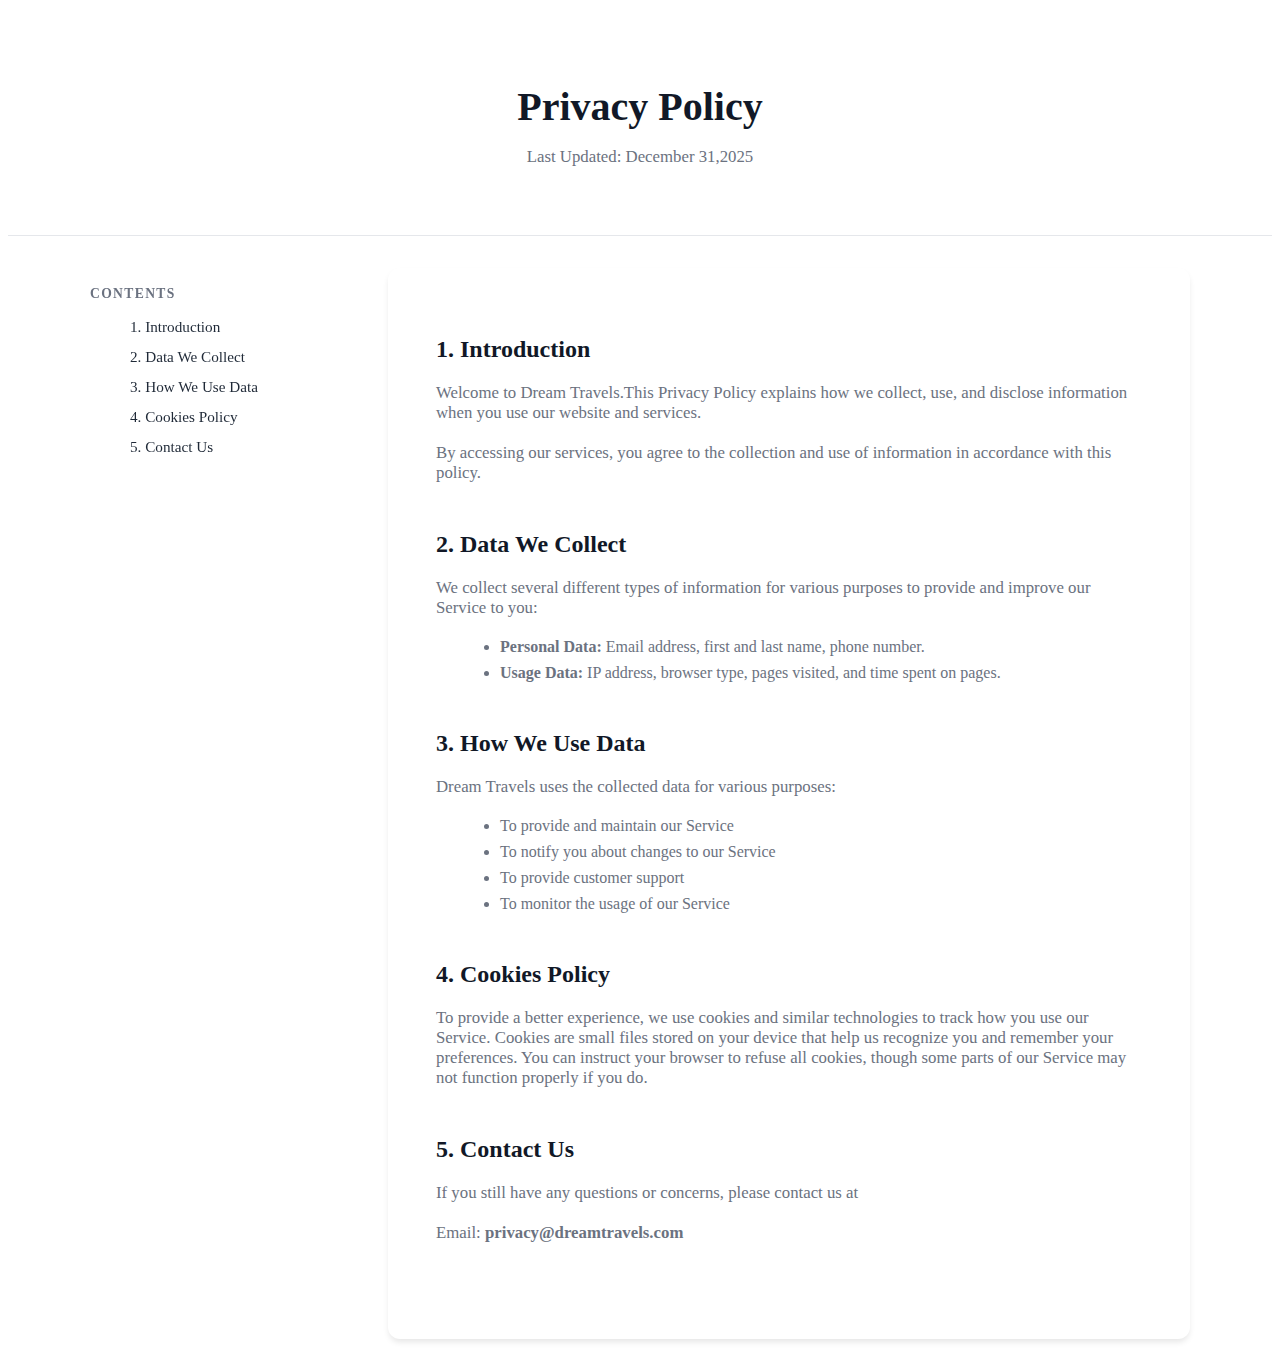
<file: website/privacy.html>
<!DOCTYPE html>
<html lang="en">
  <head>
    <meta charset="UTF-8" />
    <meta name="viewport" content="width=device-width, initial-scale=1.0" />
    <link rel="stylesheet" href="css/privacy.css" />
    <title>Privacy Policy</title>
  </head>
  <body>
    <header>
      <h1>Privacy Policy</h1>
      <p class="last-updated">Last Updated: December 31,2025</p>
    </header>
    <div class="container">
      <nav class="sidebar">
        <h4>Contents</h4>
        <ul>
          <li><a href="#introduction">1. Introduction</a></li>
          <li><a href="#data-collection">2. Data We Collect</a></li>
          <li><a href="#data-usage">3. How We Use Data</a></li>
          <li><a href="#cookies">4. Cookies Policy</a></li>
          <li><a href="#contact">5. Contact Us</a></li>
        </ul>
      </nav>
      <main class="content-card">
        <section id="introduction">
          <h2>1. Introduction</h2>
          <p>
            Welcome to Dream Travels.This Privacy Policy explains how we
            collect, use, and disclose information when you use our website and
            services.
          </p>
          <p>
            By accessing our services, you agree to the collection and use of
            information in accordance with this policy.
          </p>
        </section>
        <section id="data-collection">
          <h2>2. Data We Collect</h2>
          <p>
            We collect several different types of information for various
            purposes to provide and improve our Service to you:
          </p>
          <ul class="data-list">
            <li>
              <strong>Personal Data:</strong> Email address, first and last
              name, phone number.
            </li>
            <li>
              <strong>Usage Data:</strong> IP address, browser type, pages
              visited, and time spent on pages.
            </li>
          </ul>
        </section>
        <section id="data-usage">
          <h2>3. How We Use Data</h2>
          <p>Dream Travels uses the collected data for various purposes:</p>
          <ul class="data-list">
            <li>To provide and maintain our Service</li>
            <li>To notify you about changes to our Service</li>
            <li>To provide customer support</li>
            <li>To monitor the usage of our Service</li>
          </ul>
        </section>
        <section id="cookies">
          <h2>4. Cookies Policy</h2>
          <p>
            To provide a better experience, we use cookies and similar
            technologies to track how you use our Service. Cookies are small
            files stored on your device that help us recognize you and remember
            your preferences. You can instruct your browser to refuse all
            cookies, though some parts of our Service may not function properly
            if you do.
          </p>
        </section>

        <section id="contact">
          <h2>5. Contact Us</h2>
          <p>
            If you still have any questions or concerns, please contact us at
          </p>
          <p>Email: <strong> privacy@dreamtravels.com</strong></p>
        </section>
      </main>
    </div>
  </body>
</html>
</file>
<file: website/css/style.css>
*,
*::before,
*::after {
  margin: 0;
  padding: 0;
  box-sizing: border-box;
}

html {
  font-size: 25px;
  scroll-behavior: smooth;
}

@media (min-width: 768px) {
  html {
    font-size: 16px;
  }
}

body {
  font-family: "Poppins", sans-serif;
  font-size: 1rem;
  line-height: 1.5;
  color: #212529;
  background-color: #ffffff;
  overflow-x: hidden;
}

h1,
h2,
h3,
h4,
h5,
h6 {
  font-family: "Playfair Display", serif;
  font-weight: 600;
  line-height: 1.2;
  margin-bottom: 1rem;
  color: #212529;
}

h1 {
  font-size: 2.25rem;
}
h2 {
  font-size: 1.875rem;
}
h3 {
  font-size: 1.5rem;
}
h4 {
  font-size: 1.25rem;
}
h5 {
  font-size: 1.125rem;
}
h6 {
  font-size: 1rem;
}

@media (min-width: 768px) {
  h1 {
    font-size: 3rem;
  }
  h2 {
    font-size: 2.25rem;
  }
  h3 {
    font-size: 1.875rem;
  }
}

p {
  margin-bottom: 1rem;
  line-height: 1.75;
}

a {
  color: #2a9d8f;
  text-decoration: none;
  transition: color 150ms ease;
}

a:hover {
  color: #21867a;
}

a:focus-visible {
  outline: 2px solid #2a9d8f;
  outline-offset: 2px;
}

img {
  max-width: 100%;
  height: auto;
  display: block;
}

ul,
ol {
  padding-left: 2rem;
  margin-bottom: 1rem;
}

li {
  margin-bottom: 0.5rem;
}

button,
input,
select,
textarea {
  font-family: inherit;
  font-size: inherit;
  line-height: inherit;
}

.sr-only {
  position: absolute;
  width: 1px;
  height: 1px;
  padding: 0;
  margin: -1px;
  overflow: hidden;
  clip: rect(0, 0, 0, 0);
  white-space: nowrap;
  border: 0;
}

.container {
  width: 100%;
  max-width: 1280px;
  margin: 0 auto;
  padding: 0 1rem;
}

@media (min-width: 768px) {
  .container {
    padding: 0 2rem;
  }
}

.grid {
  display: grid;
  gap: 1.5rem;
}

.grid--2-col {
  grid-template-columns: 1fr;
}

.grid--3-col {
  grid-template-columns: 1fr;
}

.grid--4-col {
  grid-template-columns: 1fr;
}

@media (min-width: 640px) {
  .grid--2-col {
    grid-template-columns: repeat(2, 1fr);
  }

  .grid--3-col {
    grid-template-columns: repeat(1, 1fr);
  }
}

@media (min-width: 1024px) {
  .grid--3-col {
    grid-template-columns: repeat(3, 1fr);
  }

  .grid--4-col {
    grid-template-columns: repeat(2, 2fr);
  }
}

@media (min-width: 1280px) {
  .grid--4-col {
    grid-template-columns: repeat(4, 1fr);
  }
}

.flex {
  display: flex;
}

.flex-col {
  flex-direction: column;
}

.items-center {
  align-items: center;
}

.justify-between {
  justify-content: space-between;
}

.justify-center {
  justify-content: center;
}

.text-center {
  text-align: center;
}

.text-right {
  text-align: right;
}

.text-primary {
  color: #2a9d8f;
}

.text-secondary {
  color: #e76f51;
}

.text-light {
  color: #ffffff;
}

.text-muted {
  color: #adb5bd;
}

.mt-1 {
  margin-top: 0.25rem;
}
.mt-2 {
  margin-top: 0.5rem;
}
.mt-3 {
  margin-top: 1rem;
}
.mt-4 {
  margin-top: 1.5rem;
}
.mt-5 {
  margin-top: 2rem;
}

.mb-1 {
  margin-bottom: 0.25rem;
}
.mb-2 {
  margin-bottom: 0.5rem;
}
.mb-3 {
  margin-bottom: 1rem;
}
.mb-4 {
  margin-bottom: 1.5rem;
}
.mb-5 {
  margin-bottom: 2rem;
}

.p-1 {
  padding: 0.25rem;
}
.p-2 {
  padding: 0.5rem;
}
.p-3 {
  padding: 1rem;
}
.p-4 {
  padding: 1.5rem;
}
.p-5 {
  padding: 2rem;
}

.header {
  position: sticky;
  top: 0;
  z-index: 20;
  background-color: #ffffff;
  box-shadow: 0 1px 3px rgba(0, 0, 0, 0.1);
  padding: 1rem 0;
}

.header__inner {
  display: flex;
  align-items: center;
  justify-content: space-between;
}

.logo__link {
  display: block;
  text-decoration: none;
}

.logo__text {
  font-size: 1.25rem;
  margin-bottom: 0;
  color: #212529;
}

.logo__highlight {
  color: #2a9d8f;
}

@media (min-width: 768px) {
  .logo__text {
    font-size: 1.5rem;
  }
}

.menu-toggle {
  display: none;
}

.menu-toggle-label {
  display: flex;
  flex-direction: column;
  justify-content: space-between;
  width: 30px;
  height: 21px;
  cursor: pointer;
  z-index: 10;
  position: absolute;
  right: 50px;
  z-index: 100;
}

.hamburger {
  display: block;
  height: 3px;
  width: 100%;
  background-color: #212529;
  border-radius: 0.25rem;
  transition: transform 250ms ease;
}

.menu-toggle:checked ~ .menu-toggle-label .hamburger {
  background-color: #2a9d8f;
}

.menu-toggle:checked ~ .menu-toggle-label .hamburger:nth-child(1) {
  transform: translateY(9px) rotate(45deg);
}

.menu-toggle:checked ~ .menu-toggle-label .hamburger:nth-child(2) {
  opacity: 0;
}

.menu-toggle:checked ~ .menu-toggle-label .hamburger:nth-child(3) {
  transform: translateY(-9px) rotate(-45deg);
}

.nav__list {
  display: flex;
  flex-direction: column;
  list-style: none;
  position: fixed;
  top: 0;
  right: -100%;
  width: 80%;
  max-width: 300px;
  height: 100vh;
  background-color: #ffffff;
  padding: 4rem 2rem;
  box-shadow: 0 10px 15px rgba(0, 0, 0, 0.1);
  transition: right 250ms ease;
  z-index: 10;
  margin: 0;
}

.menu-toggle:checked ~ .nav .nav__list {
  right: 0;
}

.nav__item {
  margin-bottom: 1.5rem;
}

.nav__link {
  display: block;
  font-weight: 500;
  font-size: 1.125rem;
  color: #212529;
  padding: 0.5rem 0;
  border-bottom: 2px solid transparent;
  transition: all 150ms ease;
}

.nav__link:hover,
.nav__link--active {
  color: #2a9d8f;
  border-bottom-color: #2a9d8f;
}

@media (min-width: 1024px) {
  .menu-toggle-label {
    display: none;
  }

  .nav__list {
    position: static;
    flex-direction: row;
    align-items: center;
    width: auto;
    height: auto;
    background-color: transparent;
    padding: 0;
    box-shadow: none;
    right: auto;
  }

  .nav__item {
    margin-bottom: 0;
    padding: 0 7px;
  }

  .nav__link {
    font-size: 1rem;
    padding: 0.25rem 0;
  }
}

.hero {
  width: 100%;
  overflow: hidden;
  display: flex;
  align-items: center;
  justify-content: center;
  position: relative;
  min-height: 70vh;
  /* background-image: url("../assets/hero-main-bg.jpg"); */
  background-size: cover;
  background-position: center;
  background-repeat: no-repeat;
  display: flex;
  align-items: center;
}

.hero--destinations {
  background-image: url("../assets/hero-destination-bg.jpg");
}

.hero--packages {
  background-image: url("../assets/hero-packages-bg.jpg");
}

.hero--contact {
  background-image: url("../assets/hero-contact-bg.jpg");
}

.hero-video {
  position: absolute;
  top: 0;
  left: 0;
  width: 100%;
  height: 100%;
  object-fit: cover; 
  z-index: -1;
}

.hero__overlay {
  position: absolute;
  top: 0;
  left: 0;
  width: 100%;
  height: 100%;
  background-color: rgba(0, 0, 0, 0.5);
  display: flex;
  align-items: center;
  text-align: center;
  z-index: 1;
}

.hero__content {
  position: relative;
  z-index: 1;
  color: #ffffff;
  text-align: center;
  max-width: 800px;
  margin: 0 auto;
  padding: 2rem 1rem;
}

.hero__title {
  font-size: 2.25rem;
  color: #ffffff;
  margin-bottom: 1rem;
}

.hero__subtitle {
  font-size: 1.125rem;
  margin-bottom: 2rem;
  color: rgba(255, 255, 255, 0.9);
}

.hero__buttons {
  display: flex;
  flex-wrap: wrap;
  gap: 1rem;
  justify-content: center;
}

@media (min-width: 768px) {
  .hero {
    min-height: 80vh;
  }

  .hero__title {
    font-size: 3rem;
  }

  .hero__subtitle {
    font-size: 1.25rem;
  }
}

.btn {
  display: inline-block;
  font-weight: 600;
  text-align: center;
  white-space: nowrap;
  vertical-align: middle;
  user-select: none;
  border: 2px solid transparent;
  padding: 0.5rem 2rem;
  font-size: 1rem;
  line-height: 1.5;
  border-radius: 0.5rem;
  transition: all 250ms ease;
  cursor: pointer;
  text-decoration: none;
}

.btn--primary {
  background-color: #76c7bc;
  color: #ffffff;
}

.btn--primary:hover {
  background-color: #21867a;
  color: #ffffff;
  transform: translateY(-2px);
  box-shadow: 0 4px 6px rgba(0, 0, 0, 0.1);
}

.btn--secondary {
  background-color: #e76f51;
  color: #ffffff;
}

.btn--secondary:hover {
  background-color: #d65c3e;
  color: #ffffff;
  transform: translateY(-2px);
  box-shadow: 0 4px 6px rgba(0, 0, 0, 0.1);
}

.btn--outline {
  background-color: transparent;
  border-color: #2a9d8f;
  color: #2a9d8f;
}

.btn--outline:hover {
  background-color: #2a9d8f;
  color: #ffffff;
  transform: translateY(-2px);
  box-shadow: 0 4px 6px rgba(0, 0, 0, 0.1);
}

.btn--text {
  background-color: transparent;
  color: #2a9d8f;
  padding: 0;
  border: none;
}

.btn--text:hover {
  color: #21867a;
  text-decoration: underline;
  transform: none;
  box-shadow: none;
}

.btn--small {
  padding: 0.25rem 1.5rem;
  font-size: 0.875rem;
}

.btn--large {
  padding: 1rem 3rem;
  font-size: 1.125rem;
}

.btn--block {
  display: block;
  width: 100%;
}

@media (prefers-reduced-motion: reduce) {
  .btn:hover {
    transform: none;
  }
}

.section {
  padding: 4rem 0;
}

.section__title {
  text-align: center;
  margin-bottom: 1rem;
  position: relative;
}

.section__title::after {
  content: "";
  display: block;
  width: 60px;
  height: 4px;
  background-color: #2a9d8f;
  margin: 1rem auto 2rem;
  border-radius: 9999px;
}

.section__subtitle {
  text-align: center;
  color: #495057;
  margin-bottom: 3rem;
  font-size: 1.125rem;
  max-width: 700px;
  margin-left: auto;
  margin-right: auto;
}

.section__footer {
  text-align: center;
  margin-top: 3rem;
}

.value-card {
  text-align: center;
  padding: 2rem;
  background-color: #ffffff;
  border-radius: 0.75rem;
  box-shadow: 0 4px 6px rgba(0, 0, 0, 0.1);
  transition: transform 250ms ease, box-shadow 250ms ease;
}

.value-card:hover {
  transform: translateY(-5px);
  box-shadow: 0 10px 15px rgba(0, 0, 0, 0.1);
}

.value-card__icon {
  font-size: 1.875rem;
  margin-bottom: 1.5rem;
}

.value-card__title {
  font-size: 1.25rem;
  margin-bottom: 1rem;
}

.value-card__description {
  color: #495057;
}

.card {
  background-color: #ffffff;
  border-radius: 0.75rem;
  overflow: hidden;
  box-shadow: 0 4px 6px rgba(0, 0, 0, 0.1);
  transition: transform 250ms ease, box-shadow 250ms ease;
}

.card:hover {
  transform: translateY(-5px);
  box-shadow: 0 10px 15px rgba(0, 0, 0, 0.1);
}

.card__link {
  display: block;
  text-decoration: none;
  color: inherit;
}

.card__image-container {
  position: relative;
  overflow: hidden;
  height: 250px;
}

.card__image {
  width: 100%;
  height: 100%;
  object-fit: cover;
  transition: transform 350ms ease;
}

.card:hover .card__image {
  transform: scale(1.05);
}

.card__overlay {
  position: absolute;
  top: 0;
  left: 0;
  width: 100%;
  height: 100%;
  background-color: rgba(0, 0, 0, 0.5);
  display: flex;
  align-items: center;
  justify-content: center;
  opacity: 0;
  transition: opacity 250ms ease;
}

.card:hover .card__overlay {
  opacity: 1;
}

.card__cta {
  color: #ffffff;
  font-weight: 600;
  padding: 0.5rem 1.5rem;
  background-color: #2a9d8f;
  border-radius: 0.5rem;
}

.card__content {
  padding: 1.5rem;
}

.card__title {
  font-size: 1.25rem;
  margin-bottom: 0.5rem;
}

.card__description {
  color: #495057;
  margin-bottom: 1rem;
}

.card__meta {
  display: flex;
  justify-content: space-between;
  color: #adb5bd;
  font-size: 0.875rem;
}

@media (max-width: 768px) {
  .card {
    width: 100%;
  }
}

.package-card {
  background-color: #ffffff;
  border-radius: 0.75rem;
  overflow: hidden;
  box-shadow: 0 4px 6px rgba(0, 0, 0, 0.1);
  transition: transform 250ms ease, box-shadow 250ms ease;
  position: relative;
}

.package-card:hover {
  transform: translateY(-5px);
  box-shadow: 0 10px 15px rgba(0, 0, 0, 0.1);
}

.package-card--featured {
  border: 2px solid #2a9d8f;
  transform: scale(1.05);
}

.package-card--featured:hover {
  transform: translateY(-5px) scale(1.05);
}

.package-card--horizontal {
  display: flex;
  flex-direction: column;
}

@media (min-width: 768px) {
  .package-card--horizontal {
    flex-direction: row;
  }

  .package-card--horizontal .package-card__header {
    flex: 0 0 200px;
    border-right: 1px solid #e9ecef;
  }

  .package-card--horizontal .package-card__content {
    flex: 1;
  }
}

.package-card__badge {
  position: absolute;
  top: 1rem;
  right: 1rem;
  padding: 0.25rem 0.5rem;
  font-size: 0.75rem;
  font-weight: 600;
  border-radius: 0.25rem;
  text-transform: uppercase;
  background-color: #e76f51;
  color: #ffffff;
}

.package-card__header {
  padding: 2rem;
  background-color: #f8f9fa;
  text-align: center;
  border-bottom: 1px solid #e9ecef;
}

.package-card__title {
  font-size: 1.25rem;
  margin-bottom: 0.25rem;
}

.package-card__price {
  font-size: 1.875rem;
  font-weight: 700;
  color: #2a9d8f;
  margin-bottom: 0.25rem;
}

.package-card__price-period {
  font-size: 1rem;
  color: #adb5bd;
}

.package-card__subtitle {
  color: #adb5bd;
  margin-bottom: 1rem;
}

.package-card__rating {
  margin-top: 1rem;
}

.star {
  color: #fbbf24;
}

.rating-text {
  color: #adb5bd;
  font-size: 0.875rem;
  margin-left: 0.25rem;
}

.package-card__content {
  padding: 2rem;
}

.package-card__description {
  color: #495057;
  margin-bottom: 1.5rem;
}

.package-card__features {
  list-style: none;
  padding: 0;
  margin-bottom: 2rem;
}

.package-card__feature {
  padding: 0.25rem 0;
  border-bottom: 1px solid #e9ecef;
  display: flex;
  align-items: center;
}

.package-card__feature:last-child {
  border-bottom: none;
}

.package-card__feature::before {
  content: "";
  display: inline-block;
  width: 20px;
  height: 20px;
  margin-right: 0.5rem;
  background-size: contain;
  background-repeat: no-repeat;
}

.package-card__feature--included::before {
  background-image: url("data:image/svg+xml,%3Csvg xmlns='http://www.w3.org/2000/svg' viewBox='0 0 24 24' fill='%232a9d8f'%3E%3Cpath d='M9 16.17L4.83 12l-1.42 1.41L9 19 21 7l-1.41-1.41z'/%3E%3C/svg%3E");
}

.package-card__feature--not-included::before {
  background-image: url("data:image/svg+xml,%3Csvg xmlns='http://www.w3.org/2000/svg' viewBox='0 0 24 24' fill='%23e76f51'%3E%3Cpath d='M19 6.41L17.59 5 12 10.59 6.41 5 5 6.41 10.59 12 5 17.59 6.41 19 12 13.41 17.59 19 19 17.59 13.41 12z'/%3E%3C/svg%3E");
}

.package-card__footer {
  margin-top: 1.5rem;
}

.testimonial {
  background-color: #ffffff;
  border-radius: 0.75rem;
  padding: 2rem;
  box-shadow: 0 4px 6px rgba(0, 0, 0, 0.1);
  position: relative;
}

.testimonial::before {
  content: '"';
  position: absolute;
  top: 1rem;
  left: 1rem;
  font-size: 2.25rem;
  color: #76c7bc;
  font-family: "Playfair Display", serif;
}

.testimonial__content {
  position: relative;
  z-index: 1;
}

.testimonial__text {
  font-style: italic;
  color: #495057;
  margin-bottom: 1.5rem;
}

.testimonial__footer {
  border-top: 1px solid #e9ecef;
  padding-top: 1rem;
}

.testimonial__author {
  font-weight: 600;
  margin-bottom: 0.25rem;
}

.testimonial__destination {
  color: #adb5bd;
  font-size: 0.875rem;
}

.cta {
  background-color: #2a9d8f;
  color: #ffffff;
  padding: 4rem 2rem;
  border-radius: 0.75rem;
  text-align: center;
}

.cta__title {
  color: #ffffff;
  margin-bottom: 1rem;
}

.cta__description {
  color: rgba(255, 255, 255, 0.9);
  max-width: 700px;
  margin: 0 auto 2rem;
}

.cta__buttons {
  display: flex;
  flex-wrap: wrap;
  gap: 1rem;
  justify-content: center;
}

.cta__note {
  margin-top: 2rem;
  padding-top: 1.5rem;
  border-top: 1px solid rgba(255, 255, 255, 0.2);
  color: rgba(255, 255, 255, 0.8);
}

.footer {
  background-color: #212529;
  color: #ffffff;
  padding: 4rem 0 2rem;
}

.footer__section {
  margin-bottom: 2rem;
}

.footer__title {
  color: #ffffff;
  font-size: 1.125rem;
  margin-bottom: 1.5rem;
}

.footer__description {
  color: rgba(255, 255, 255, 0.7);
  margin-bottom: 1.5rem;
}

.footer__contact p {
  color: rgba(255, 255, 255, 0.7);
  margin-bottom: 0.25rem;
}

.footer__links {
  list-style: none;
  padding: 0;
}

.footer__links li {
  margin-bottom: 0.5rem;
}

.footer__links a {
  color: rgba(255, 255, 255, 0.7);
  text-decoration: none;
  transition: color 150ms ease;
}

.footer__links a:hover {
  color: #ffffff;
}

.footer__bottom {
  margin-top: 3rem;
  padding-top: 2rem;
  border-top: 1px solid rgba(255, 255, 255, 0.1);
  text-align: center;
}

.footer__copyright {
  color: rgba(255, 255, 255, 0.7);
  margin-bottom: 0.25rem;
}


.accordion {
  max-width: 800px;
  margin: 0 auto;
}

.accordion__item {
  margin-bottom: 1rem;
  border: 1px solid #e9ecef;
  border-radius: 0.5rem;
  overflow: hidden;
}

.accordion__input {
  display: none;
}

.accordion__label {
  display: flex;
  justify-content: space-between;
  align-items: center;
  padding: 1.5rem 2rem;
  background-color: #f8f9fa;
  cursor: pointer;
  transition: background-color 150ms ease;
}

.accordion__label:hover {
  background-color: #e9ecef;
}

.accordion__label h3 {
  margin-bottom: 0;
  font-size: 1.125rem;
}

.accordion__icon {
  position: relative;
  width: 20px;
  height: 20px;
}

.accordion__icon::before,
.accordion__icon::after {
  content: "";
  position: absolute;
  background-color: #212529;
  transition: transform 150ms ease;
}

.accordion__icon::before {
  top: 50%;
  left: 0;
  width: 100%;
  height: 2px;
  transform: translateY(-50%);
}

.accordion__icon::after {
  top: 0;
  left: 50%;
  width: 2px;
  height: 100%;
  transform: translateX(-50%);
}

.accordion__input:checked ~ .accordion__label .accordion__icon::after {
  transform: translateX(-50%) rotate(90deg);
}

.accordion__content {
  max-height: 0;
  overflow: hidden;
  transition: max-height 250ms ease;
}

.accordion__input:checked ~ .accordion__content {
  max-height: 2000px;
}

.accordion__content > * {
  padding: 1.5rem 2rem;
}

.package-details__section {
  margin-bottom: 2rem;
}

.package-details__section:last-child {
  margin-bottom: 0;
}

.package-details__section h4 {
  margin-bottom: 1rem;
  font-size: 1.125rem;
  color: #2a9d8f;
}

.package-details__section ul {
  padding-left: 2rem;
  margin-bottom: 0;
}

.package-details__section p {
  margin-bottom: 0;
  color: #495057;
}

.custom-trip {
  background-color: #f8f9fa;
  padding: 4rem 2rem;
  border-radius: 0.75rem;
  text-align: center;
}

.custom-trip__title {
  margin-bottom: 1rem;
}

.custom-trip__description {
  color: #495057;
  max-width: 700px;
  margin: 0 auto 2rem;
}

.custom-trip__features {
  display: grid;
  grid-template-columns: 1fr;
  gap: 2rem;
  margin-bottom: 2rem;
}

@media (min-width: 768px) {
  .custom-trip__features {
    grid-template-columns: repeat(3, 1fr);
  }
}

.custom-trip__feature {
  text-align: center;
}

.custom-trip__icon {
  font-size: 1.875rem;
  margin-bottom: 1rem;
}

.custom-trip__feature h4 {
  font-size: 1.125rem;
  margin-bottom: 0.25rem;
}

.custom-trip__feature p {
  color: #495057;
  font-size: 0.875rem;
}

.response-info {
  display: flex;
  flex-direction: column;
  align-items: center;
  text-align: center;
  padding: 2rem;
  background-color: #f8f9fa;
  border-radius: 0.75rem;
}

@media (min-width: 768px) {
  .response-info {
    flex-direction: row;
    text-align: left;
  }
}

.response-info__icon {
  font-size: 3rem;
  margin-bottom: 1.5rem;
}

@media (min-width: 768px) {
  .response-info__icon {
    margin-bottom: 0;
    margin-right: 2rem;
    flex-shrink: 0;
  }
}

.response-info__content {
  flex: 1;
}

.response-info__title {
  margin-bottom: 1rem;
}

.response-info__description {
  color: #495057;
  margin-bottom: 2rem;
}

.response-time {
  text-align: center;
  padding: 1.5rem;
  background-color: #ffffff;
  border-radius: 0.5rem;
  box-shadow: 0 1px 3px rgba(0, 0, 0, 0.1);
}

.response-time__title {
  font-size: 1.125rem;
  margin-bottom: 0.5rem;
}

.response-time__duration {
  font-size: 1.25rem;
  font-weight: 700;
  color: #2a9d8f;
  margin-bottom: 0.25rem;
}

.response-time__note {
  font-size: 0.875rem;
  color: #adb5bd;
}

.faq-footer {
  text-align: center;
  margin-top: 2rem;
  padding-top: 1.5rem;
  border-top: 1px solid #e9ecef;
}

.text-link {
  color: #2a9d8f;
  text-decoration: underline;
}

.text-link:hover {
  color: #21867a;
}

.animate-fade-up {
  opacity: 0;
  transform: translateY(20px);
  animation: fadeUp 0.8s ease forwards;
}

.animate-delay-1 {
  animation-delay: 0.2s;
}

.animate-delay-2 {
  animation-delay: 0.4s;
}

@keyframes fadeUp {
  to {
    opacity: 1;
    transform: translateY(0);
  }
}

@media (prefers-reduced-motion: reduce) {
  .animate-fade-up {
    opacity: 1;
    transform: none;
    animation: none;
  }
}

@media print {
  .header,
  .footer,
  .hero__buttons,
  .btn,
  .map,
  .contact-sidebar,
  .modal,
  .accordion__icon {
    display: none !important;
  }

  .hero {
    min-height: auto;
    background: none !important;
  }

  .hero__overlay {
    position: static;
    background: none;
  }

  .hero__title,
  .hero__subtitle {
    color: #000000;
  }

  .section {
    padding: 2rem 0;
  }

  a {
    color: #000000;
    text-decoration: underline;
  }

  .container {
    max-width: 100%;
  }
}
</file>
<file: website/css/contact.css>
/* Contact Page */
.contact-card {
  text-align: center;
  padding: 2rem;
  background-color: #ffffff;
  border-radius: 0.75rem;
  box-shadow: 0 4px 6px rgba(0, 0, 0, 0.1);
  transition: transform 250ms ease;
}

.contact-card:hover {
  transform: translateY(-5px);
}

.contact-card__icon {
  font-size: 1.875rem;
  margin-bottom: 1.5rem;
}

.contact-card__title {
  font-size: 1.25rem;
  margin-bottom: 1rem;
}

.contact-card__description {
  color: #495057;
  margin-bottom: 1.5rem;
}

.contact-card__details {
  margin-top: 1.5rem;
}

.contact-card__link {
  display: block;
  font-weight: 600;
  font-size: 1.125rem;
  margin-bottom: 0.25rem;
  text-decoration: none;
}

.contact-card__hours {
  color: #adb5bd;
  font-size: 0.875rem;
  margin-bottom: 0.25rem;
}

.contact-card__address {
  font-style: normal;
  color: #495057;
  margin-bottom: 0.5rem;
}

.contact-card__note {
  color: #adb5bd;
  font-size: 0.75rem;
}

.map-container {
  margin-top: 3rem;
}

.map {
  border-radius: 0.75rem;
  overflow: hidden;
  box-shadow: 0 4px 6px rgba(0, 0, 0, 0.1);
  margin-bottom: 2rem;
}

.contact-sidebar {
  background-color: #f8f9fa;
  padding: 2rem;
  border-radius: 0.75rem;
}

.sidebar-title {
  font-size: 1.125rem;
  margin-bottom: 1.5rem;
}

.sidebar-list {
  list-style: none;
  padding: 0;
  margin-bottom: 2rem;
}

.sidebar-list li {
  margin-bottom: 0.5rem;
  padding-left: 1.5rem;
  position: relative;
}

.sidebar-list li::before {
  content: '✓';
  position: absolute;
  left: 0;
  color: #2a9d8f;
  font-weight: bold;
}

.social-contact {
  margin-top: 50px;
  margin-left: 30px;
}

.social-links {
  display: flex;
  flex-direction: column;
  flex-wrap: wrap;
  gap: 1rem;
  margin-right: 10px;
}

.social-link {
  display: center;
  padding: 0.5rem 1rem;
  background-color: #ffffff;
  border-radius: 0.5rem;
  text-decoration: none;
  color: #212529;
  transition: all 150ms ease;
}

.social-link:hover {
  background-color: #2a9d8f;
  color: #ffffff;
}

/* Forms */
.contact-form {
  background-color: #ffffff;
  padding: 2rem;
  border-radius: 0.75rem;
  box-shadow: 0 4px 6px rgba(0, 0, 0, 0.1);
}

.form-group {
  margin-bottom: 1.5rem;
}

.form-label {
  display: block;
  margin-bottom: 0.25rem;
  font-weight: 600;
  color: #212529;
}

.form-input,
.form-select,
.form-textarea {
      width: 100%;
    padding: 1rem;
    border: 1px solid grey;
    border-radius: 0.5rem;
    font-family: "Poppins", sans-serif;
    font-size: 1rem;
    transition: border-color 150ms ease, box-shadow 150ms ease;
    padding: 8px;
    border-radius: 10px;
}

.form-input:focus,
.form-select:focus,
.form-textarea:focus {
  outline: none;
  border-color: #2a9d8f;
  box-shadow: 0 0 0 3px rgba(42, 157, 143, 0.1);
}

.form-input:invalid:not(:focus):not(:placeholder-shown),
.form-textarea:invalid:not(:focus):not(:placeholder-shown) {
  border-color: #e76f51;
}

.form-input:valid:not(:focus):not(:placeholder-shown),
.form-textarea:valid:not(:focus):not(:placeholder-shown) {
  border-color: #2a9d8f;
}

.form-hint {
  display: block;
  margin-top: 0.25rem;
  font-size: 0.875rem;
  color: #adb5bd;
}

.form-radio-group {
  display: flex;
  flex-wrap: wrap;
  gap: 10px;

}

.form-radio {
  display: flex;
  align-items: center;
  cursor: pointer;
}

.form-radio input[type="radio"] {
  margin-right: 0.25rem;
}

.form-checkbox {
  display: flex;
  align-items: flex-start;
  cursor: pointer;
}

.form-checkbox input[type="checkbox"] {
  margin-right: 0.75rem;
  margin-top: 0.25rem;
}

.form-checkbox-label {
  font-size: 0.875rem;
  color: #495057;
}

.form-link {
  color: #2a9d8f;
  text-decoration: underline;
}

.form-submit {
  margin-top: 20px;
  padding: 5px 20px;
  box-sizing: content-box;
}

.form-note {
  margin-top: 1rem;
  font-size: 0.875rem;
  color: #adb5bd;
  background-color: #f8f9fa;
  padding: 1rem;
  border-radius: 0.5rem;
}
</file>
<file: website/css/privacy.css>
header {
    background: #ffffff;
    border-bottom: 1px solid #e5e7eb;
    padding: 3rem 1rem;
    text-align: center;
}

.container {
    max-width: 1100px;
    margin: 2rem auto;
    display: grid;
    grid-template-columns: 250px 1fr;
    gap: 3rem;
    padding: 0 1rem;
}

/* Sidebar Navigation */
.sidebar {
    position: sticky;
    top: 2rem;
    height: fit-content;
}

.sidebar h4 {
    margin-bottom: 1rem;
    font-size: 0.85rem;
    text-transform: uppercase;
    letter-spacing: 0.1em;
    color: #6b7280;
}

.sidebar ul {
    list-style: none;
}

.sidebar ul li {
    margin-bottom: 0.75rem;
}

.sidebar ul li a {
    text-decoration: none;
    color: #1f2937;
    font-size: 0.95rem;
    font-weight: 500;
    transition: all 0.2s ease;
}

.sidebar ul li a:hover {
    color: #2563eb;
    padding-left: 5px;
}

/* Content Area */
.content-card {
    background: #ffffff;
    padding: 3rem;
    border-radius: 12px;
    box-shadow: 0 4px 6px -1px rgba(0, 0, 0, 0.1);
}

section {
    margin-bottom: 3rem;
}

h1 { 
    font-size: 2.5rem; 
    margin-bottom: 0.5rem; 
    color: #111827; 
}

h2 { 
    font-size: 1.5rem; 
    margin-bottom: 1.25rem; 
    color: #111827; 
    display: flex;
    align-items: center;
}

p { 
    margin-bottom: 1.25rem; 
    color: #6b7280; 
    font-size: 1.05rem;
}

.data-list {
    margin-left: 1.5rem;
    margin-bottom: 1.5rem;
    color: #6b7280;
}

.data-list li {
    margin-bottom: 0.5rem;
}

.last-updated {
    color: #6b7280;
    font-size: 0.9;
}
 .modal__footer {
  padding: 1.5rem 2rem;
  border-top: 1px solid #e9ecef;
  text-align: right;
}
.modal__header {
  display: flex;
  justify-content: space-between;
  align-items: center;
  padding: 1.5rem 2rem;
  border-bottom: 1px solid #e9ecef;
}
</file>
